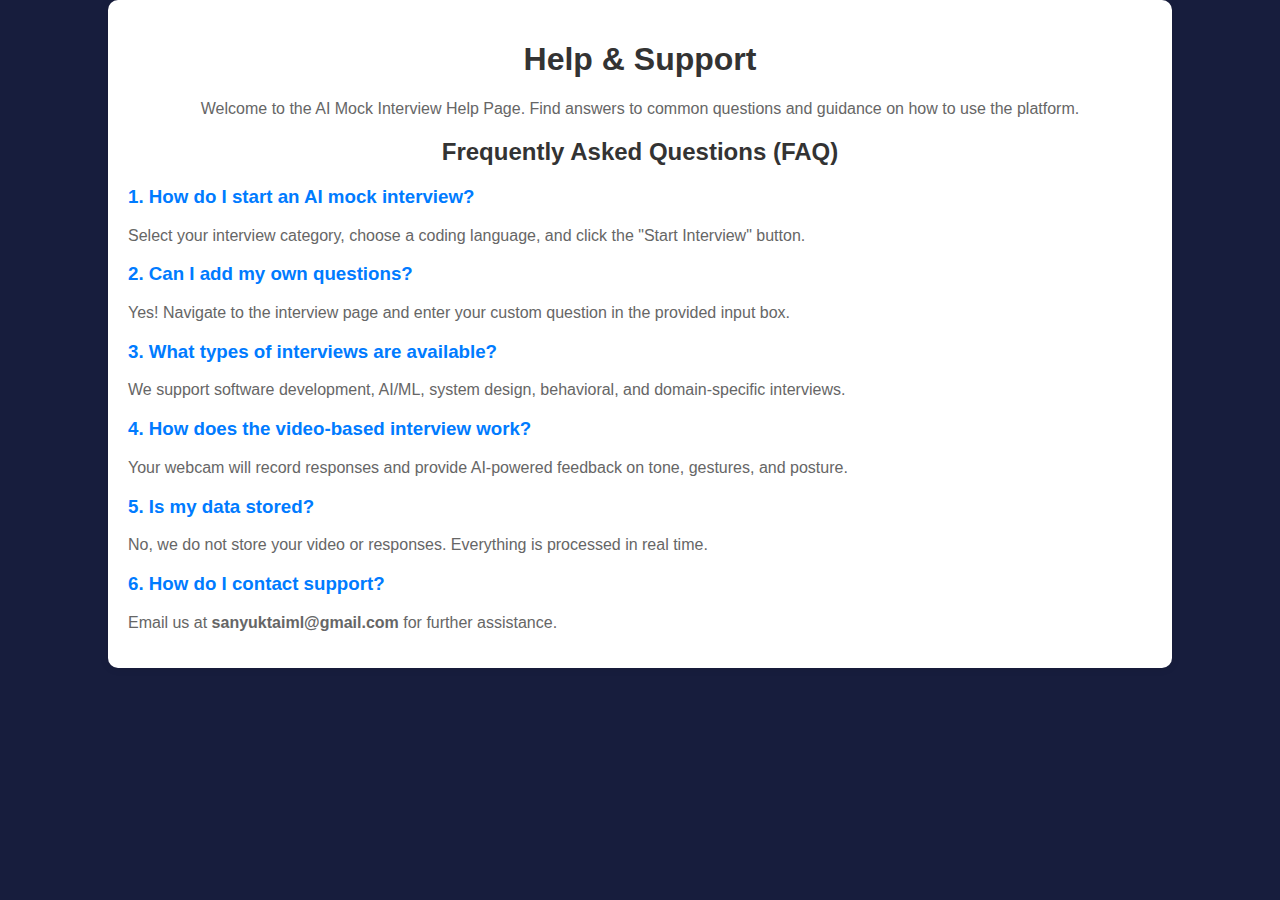
<file: help.html>
<!DOCTYPE html>
<html lang="en">
<head>
    <meta charset="UTF-8">
    <meta name="viewport" content="width=device-width, initial-scale=1.0">
    <title>Help - AI Mock Interview</title>
    <style>
        body {
            font-family: Arial, sans-serif;
            margin: 0;
            padding: 0;
            background-color: #171d3d;
            text-align: center;
        }
        .container {
            width: 80%;
            margin: auto;
            background: white;
            padding: 20px;
            border-radius: 10px;
            box-shadow: 0 0 10px rgba(0,0,0,0.1);
        }
        h1, h2 {
            color: #333;
        }
        p {
            font-size: 16px;
            color: #666;
        }
        .faq {
            text-align: left;
            margin-top: 20px;
        }
        .faq h3 {
            color: #007BFF;
        }
    </style>
</head>
<body>
    <div class="container">
        <h1>Help & Support</h1>
        <p>Welcome to the AI Mock Interview Help Page. Find answers to common questions and guidance on how to use the platform.</p>

        <h2>Frequently Asked Questions (FAQ)</h2>
        <div class="faq">
            <h3>1. How do I start an AI mock interview?</h3>
            <p>Select your interview category, choose a coding language, and click the "Start Interview" button.</p>

            <h3>2. Can I add my own questions?</h3>
            <p>Yes! Navigate to the interview page and enter your custom question in the provided input box.</p>

            <h3>3. What types of interviews are available?</h3>
            <p>We support software development, AI/ML, system design, behavioral, and domain-specific interviews.</p>

            <h3>4. How does the video-based interview work?</h3>
            <p>Your webcam will record responses and provide AI-powered feedback on tone, gestures, and posture.</p>

            <h3>5. Is my data stored?</h3>
            <p>No, we do not store your video or responses. Everything is processed in real time.</p>

            <h3>6. How do I contact support?</h3>
            <p>Email us at <strong>sanyuktaiml@gmail.com</strong> for further assistance.</p>
        </div>
    </div>
</body>
</html>
</file>
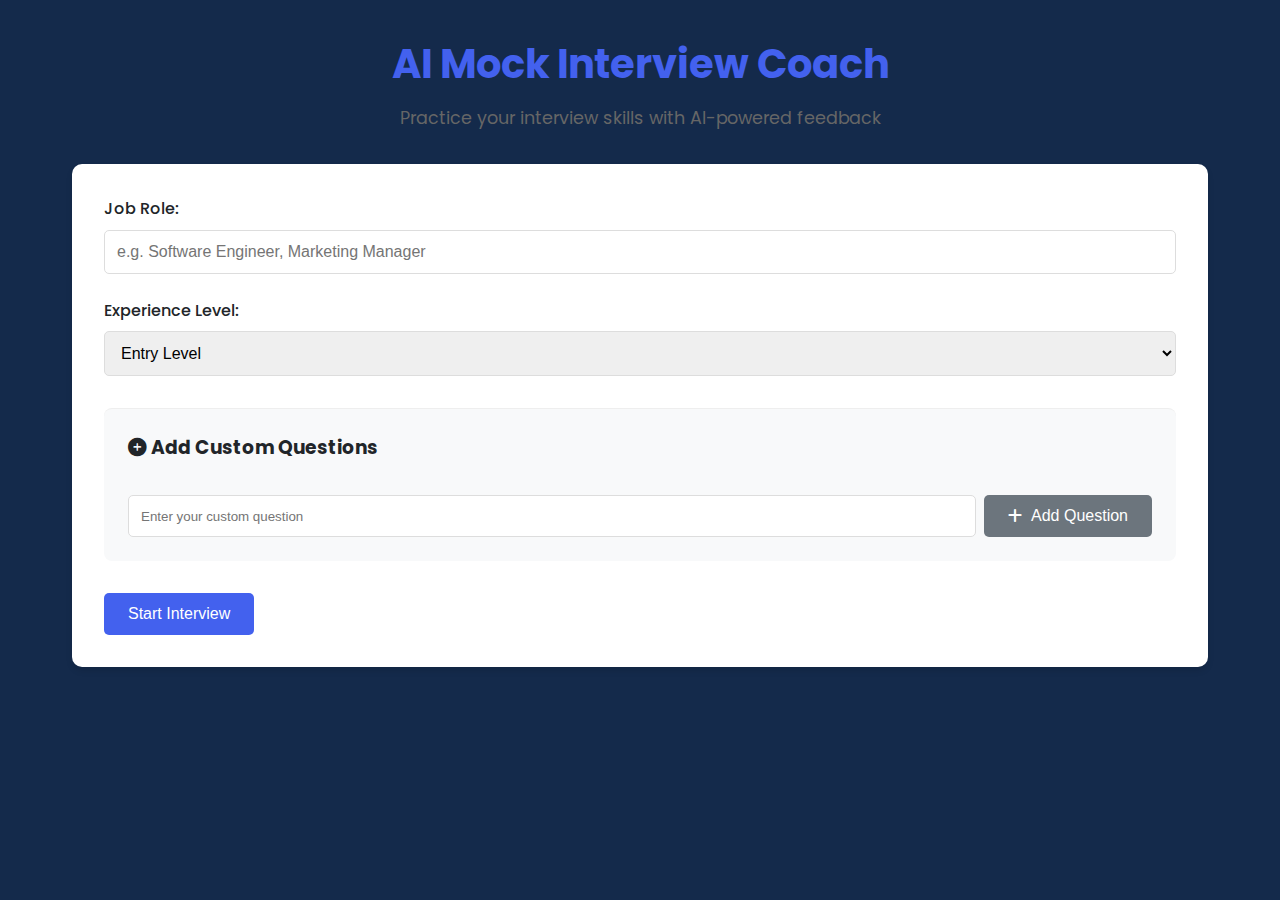
<file: index1.html>
<!DOCTYPE html>
<html lang="en">
<head>
    <meta charset="UTF-8">
    <meta name="viewport" content="width=device-width, initial-scale=1.0">
    <title>AI Mock Interview Coach</title>
    <link rel="stylesheet" href="styles1.css">
    <link href="https://fonts.googleapis.com/css2?family=Poppins:wght@300;400;500;600&display=swap" rel="stylesheet">
    <link rel="stylesheet" href="https://cdnjs.cloudflare.com/ajax/libs/font-awesome/6.0.0-beta3/css/all.min.css">
</head>
<body>
    <div class="container">
        <header>
            <h1>AI Mock Interview Coach</h1>
            <p>Practice your interview skills with AI-powered feedback</p>
        </header>

        <div class="setup-panel">
            <div class="form-group">
                <label for="job-role">Job Role:</label>
                <input type="text" id="job-role" placeholder="e.g. Software Engineer, Marketing Manager">
            </div>
            <div class="form-group">
                <label for="experience-level">Experience Level:</label>
                <select id="experience-level">
                    <option value="entry">Entry Level</option>
                    <option value="mid">Mid Career</option>
                    <option value="senior">Senior Level</option>
                    <option value="executive">Executive</option>
                </select>
            </div>
            
            <div class="custom-questions-section">
                <h3><i class="fas fa-plus-circle"></i> Add Custom Questions</h3>
                <div class="custom-questions-list" id="custom-questions-list"></div>
                <div class="add-question-form">
                    <input type="text" id="new-question" placeholder="Enter your custom question">
                    <button id="add-question" class="btn secondary-btn">
                        <i class="fas fa-plus"></i> Add Question
                    </button>
                </div>
            </div>
            
            <button id="start-interview" class="btn">Start Interview</button>
        </div>

        <div class="interview-panel hidden">
            <div class="question-container">
            
                <h2>Question <span id="question-number">1</span>/<span id="total-questions">5</span></h2>
                <div id="question-text" class="question-text"></div>
                <div class="timer">
                    <i class="fas fa-clock"></i>
                    <span id="time">01:00</span>
                </div>
            </div>

            <div class="video-container">
                <video id="video-preview" autoplay muted></video>
                <div id="recording-indicator" class="hidden">
                    <div class="recording-dot"></div>
                    <span>Recording</span>
                </div>
                <canvas id="pose-canvas" class="overlay"></canvas>
            </div>

            <div class="ai-feedback-panel">
                <h3><i class="fas fa-robot"></i> Real-Time Feedback</h3>
                <div id="real-time-feedback" class="feedback-bubbles">
                    <!-- Filled by JavaScript -->
                </div>
            </div>

            <div class="ai-answer-panel">
                <h3><i class="fas fa-lightbulb"></i> Sample Answer</h3>
                <div id="ai-answer" class="ai-answer-content hidden"></div>
                <button id="toggle-answer" class="btn secondary-btn">
                    <i class="fas fa-eye"></i> Show Answer
                </button>
            </div>

            <div class="controls">
                <button id="start-recording" class="btn record-btn">
                    <i class="fas fa-microphone"></i> Start Answer
                </button>
                <button id="stop-recording" class="btn stop-btn hidden">
                    <i class="fas fa-stop"></i> Stop
                </button>
                <button id="next-question" class="btn next-btn hidden">
                    Next Question <i class="fas fa-arrow-right"></i>
                </button>
            </div>
            
            <div class="question-feedback-panel hidden" id="question-feedback">
                <h3><i class="fas fa-chart-line"></i> Question Feedback</h3>
                <div class="feedback-content" id="per-question-feedback"></div>
            </div>
        </div>

        <div class="results-panel hidden">
            <h2>Your Interview Feedback</h2>
            <div class="feedback-container">
                <div class="feedback-section">
                    <h3><i class="fas fa-comment-alt"></i> Content Analysis</h3>
                    <div id="content-feedback" class="feedback-content"></div>
                </div>
                <div class="feedback-section">
                    <h3><i class="fas fa-video"></i> Delivery Analysis</h3>
                    <div id="delivery-feedback" class="feedback-content"></div>
                </div>
                <div class="feedback-section">
                    <h3><i class="fas fa-chart-bar"></i> Performance Metrics</h3>
                    <div class="metrics-grid">
                        <div class="metric">
                            <div class="metric-value" id="confidence-score">0%</div>
                            <div class="metric-label">Confidence</div>
                        </div>
                        <div class="metric">
                            <div class="metric-value" id="clarity-score">0%</div>
                            <div class="metric-label">Clarity</div>
                        </div>
                        <div class="metric">
                            <div class="metric-value" id="posture-score">0%</div>
                            <div class="metric-label">Posture</div>
                        </div>
                        <div class="metric">
                            <div class="metric-value" id="engagement-score">0%</div>
                            <div class="metric-label">Engagement</div>
                        </div>
                    </div>
                </div>
            </div>
            <button id="restart-interview" class="btn">Practice Again</button>
        </div>
    </div>

    <script src="script1.js"></script>
</body>
</html>
</file>
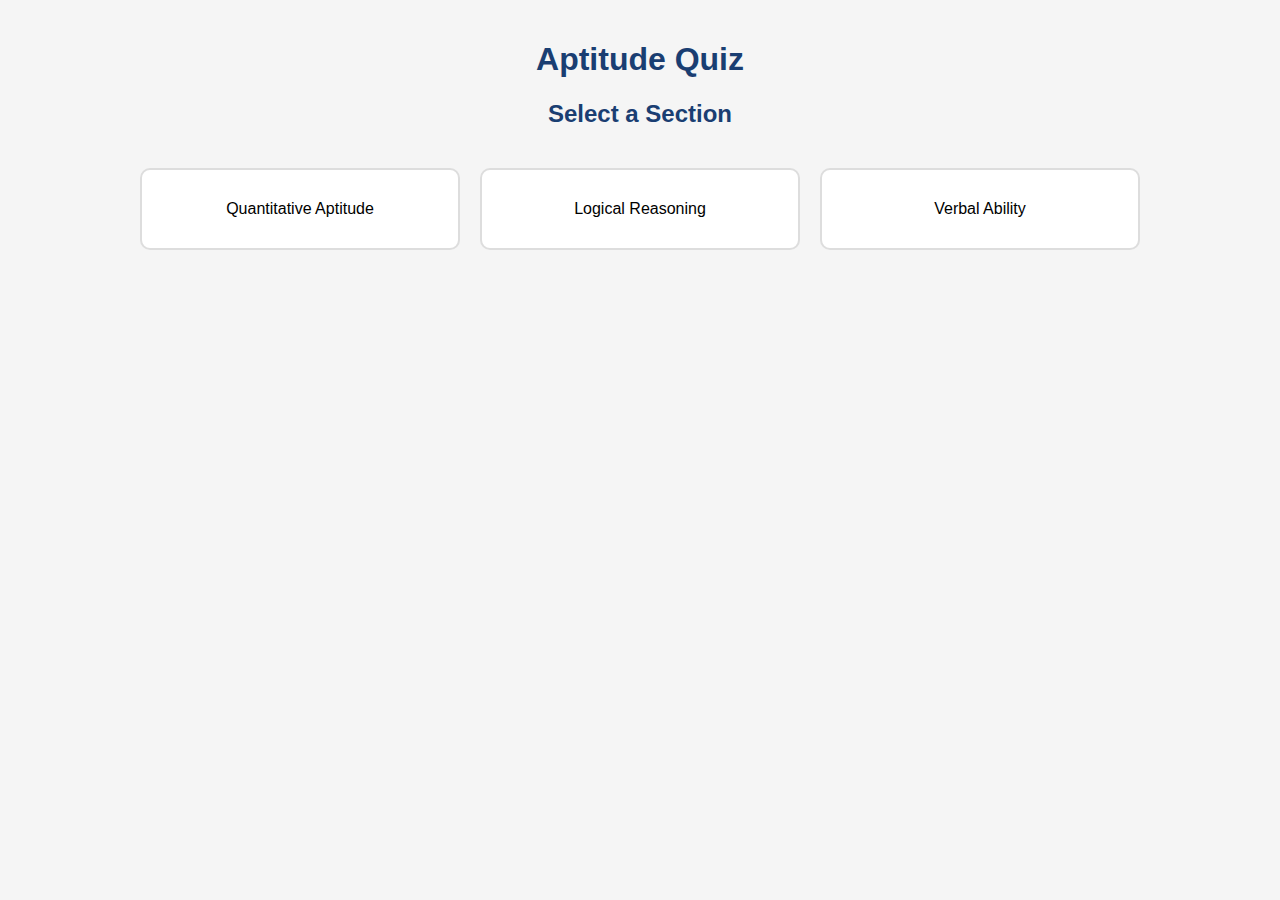
<file: index2.html>
<!DOCTYPE html>
<html lang="en">
<head>
<meta charset="UTF-8">
<meta name="viewport" content="width=device-width, initial-scale=1.0">
<title>Aptitude Quiz</title>
<style>
    :root {
        --primary-color: #1a3e72;
        --secondary-color: #0d2b57;
        --accent-color: #e74c3c;
        --light-color: #f5f5f5;
        --dark-color: #333;
        --success-color: #27ae60;
        --warning-color: #f39c12;
    }

    body {
        font-family: 'Segoe UI', Tahoma, Geneva, Verdana, sans-serif;
        background-color: var(--light-color);
        margin: 0;
        padding: 20px;
        max-width: 1000px;
        margin: 0 auto;
    }

    h1,h2 {
        text-align: center;
        color: var(--primary-color);
    }

    .section-selector {
        display: grid;
        grid-template-columns: repeat(auto-fit,minmax(200px,1fr));
        gap: 20px;
        margin: 40px 0;
    }

    .section-card {
        background: white;
        padding: 30px;
        border-radius: 10px;
        text-align: center;
        cursor: pointer;
        border: 2px solid #ddd;
        transition: 0.3s;
    }

    .section-card:hover, .section-card.selected {
        border-color: var(--primary-color);
        box-shadow: 0 5px 15px rgba(0,0,0,0.1);
    }

    .quiz-container {
        background: white;
        border-radius: 10px;
        padding: 30px;
        box-shadow: 0 5px 20px rgba(0,0,0,0.05);
        display: none;
    }

    .question-text {
        font-size: 20px;
        font-weight: bold;
        margin-bottom: 20px;
        color: var(--primary-color);
    }

    .options {
        display: flex;
        flex-direction: column;
        gap: 15px;
    }

    .option {
        padding: 15px;
        border-radius: 8px;
        border: 1px solid #ddd;
        cursor: pointer;
        transition: 0.3s;
        background-color: #f8f9fa;
    }

    .option:hover {
        border-color: var(--primary-color);
        background-color: #e6f0ff;
    }

    .option.selected {
        border-color: var(--primary-color);
        background-color: #d0e1ff;
    }

    .btn {
        padding: 15px 30px;
        border: none;
        border-radius: 8px;
        cursor: pointer;
        font-size: 16px;
        margin-top: 20px;
        transition: 0.3s;
    }

    .btn-primary {
        background-color: var(--primary-color);
        color: white;
    }

    .btn-primary:hover {
        background-color: var(--secondary-color);
    }

    .btn-danger {
        background-color: var(--accent-color);
        color: white;
    }

    .btn-success {
        background-color: var(--success-color);
        color: white;
    }

    .score-container {
        text-align: center;
        margin-top: 40px;
    }

    .hidden {
        display: none;
    }
</style>
</head>
<body>

<h1>Aptitude Quiz</h1>
<h2>Select a Section</h2>

<div class="section-selector">
    <div class="section-card" data-section="quantitative">Quantitative Aptitude</div>
    <div class="section-card" data-section="logical">Logical Reasoning</div>
    <div class="section-card" data-section="verbal">Verbal Ability</div>
</div>

<div class="quiz-container" id="quiz-container">
    <div class="question-text" id="question-text"></div>
    <div class="options" id="options-container"></div>
    <button class="btn btn-primary" id="next-btn">Next</button>
</div>

<div class="score-container hidden" id="score-container">
    <h2>Quiz Completed!</h2>
    <p id="score-text"></p>
    <button class="btn btn-success" id="restart-btn">Restart Quiz</button>
</div>

<script>
const quizData = {
    quantitative: [
        {q: "A train travels 60 km in 50 minutes. Find its speed in km/h.", options: ["72","70","75","80"], answer: "72"},
        {q: "If 5x + 3 = 18, find x.", options: ["3","5","2","4"], answer: "3"},
        {q: "A sum of money doubles in 4 years at simple interest. Find the rate of interest.", options: ["25%","20%","30%","15%"], answer: "25%"},
        {q: "The ratio of two numbers is 3:4 and their sum is 84. Find the numbers.", options: ["36,48","30,54","40,44","32,52"], answer: "36,48"},
        {q: "Find the average of first 20 natural numbers.", options: ["10.5","11","10","12"], answer: "10.5"},
        {q: "A shopkeeper sells an article at 20% profit for ₹240. Find the cost price.", options: ["200","210","220","190"], answer: "200"},
        {q: "If a+b=12 and ab=35, find a^2+b^2.", options: ["94","100","144","129"], answer: "94"},
        {q: "A can do a work in 12 days and B in 16 days. How long will they take together?", options: ["6.8 days","7 days","7.2 days","8 days"], answer: "6.8 days"},
        {q: "The compound interest on ₹5000 at 10% p.a. for 2 years is?", options: ["1025","1100","1050","1010"], answer: "1025"},
        {q: "A bag contains 5 red, 3 blue, 2 green balls. Probability of picking a red?", options: ["0.5","0.3","0.4","0.6"], answer: "0.5"},
        {q: "3/4 of a number is 27. Find the number.", options: ["36","32","30","28"], answer: "36"},
        {q: "A sum of ₹10000 is invested at 5% simple interest for 3 years. Interest?", options: ["1500","1200","1300","1400"], answer: "1500"},
        {q: "If 15% of a number is 45, find the number.", options: ["300","350","250","200"], answer: "300"},
        {q: "The sum of angles of a triangle is?", options: ["180°","90°","360°","270°"], answer: "180°"},
        {q: "Time taken to fill a tank is 6 hours. If two taps fill together, time?", options: ["3 hours","4 hours","2.5 hours","3.5 hours"], answer: "3 hours"},
        {q: "Profit = Selling Price - Cost Price. If SP=₹500, CP=₹400?", options: ["100","90","120","80"], answer: "100"},
        {q: "Simple Interest = P*R*T/100. Find SI for ₹2000, 10%, 2 years.", options: ["400","350","500","300"], answer: "400"},
        {q: "A student scored 40,50,60. Average?", options: ["50","45","55","60"], answer: "50"},
        {q: "Speed=Distance/Time. Distance=120 km, Time=2 hours?", options: ["60 km/h","50","55","70"], answer: "60 km/h"},
        {q: "2/3 of a number = 24. Find the number.", options: ["36","32","30","28"], answer: "36"}
    ],
    logical: [
        {q: "If A is north of B and C is east of B, direction of C from A?", options: ["Southeast","Northeast","Northwest","Southwest"], answer: "Southeast"},
        {q: "Find the next number in series: 2,6,12,20,30,...", options: ["42","40","38","36"], answer: "42"},
        {q: "A man faces East, turns right twice, final direction?", options: ["West","East","North","South"], answer: "West"},
        {q: "John's mother is Susan, Susan's father is Mike. Relation of Mike to John?", options: ["Grandfather","Uncle","Father","Brother"], answer: "Grandfather"},
        {q: "Find the odd one: 2,3,5,7,9,11", options: ["3","5","9","7"], answer: "9"},
        {q: "Complete the series: A, C, F, J, O,...", options: ["U","T","P","V"], answer: "U"},
        {q: "If 'CAT' is coded as 'DBU', 'DOG' as?", options: ["EPH","DOH","DPH","EQI"], answer: "EPH"},
        {q: "Find missing number: 5,10,20,40,...", options: ["80","75","100","60"], answer: "80"},
        {q: "All roses are flowers. Some flowers fade quickly. Conclusion?", options: ["Some roses fade","All flowers fade","No conclusion","All roses fade"], answer: "No conclusion"},
        {q: "If 2 pencils + 3 erasers = 23, 1 pencil + 1 eraser = ?", options: ["7","8","9","6"], answer: "7"},
        {q: "Choose the next figure in pattern: △, □, △, □,...", options: ["△","□","○","◇"], answer: "△"},
        {q: "A is older than B but younger than C. B is older than D. Who is youngest?", options: ["D","B","A","C"], answer: "D"},
        {q: "Pointing to a man, she says: 'His son is my brother.' Relation?", options: ["Father","Uncle","Brother","Grandfather"], answer: "Father"},
        {q: "Select odd one: 101, 103, 107, 110, 109", options: ["103","107","110","101"], answer: "110"},
        {q: "Find missing letter: A,B,D,G,...", options: ["K","H","I","J"], answer: "K"}
    ],
    verbal: [
        {q: "Choose synonym of 'Abundant'", options: ["Plentiful","Scarce","Rare","Tiny"], answer: "Plentiful"},
        {q: "Choose antonym of 'Hostile'", options: ["Friendly","Aggressive","Cruel","Harsh"], answer: "Friendly"},
        {q: "Correct sentence: He ___ to school daily.", options: ["go","goes","going","gone"], answer: "goes"},
        {q: "Fill in: She is fond ___ chocolate.", options: ["of","for","on","with"], answer: "of"},
        {q: "Choose synonym of 'Quick'", options: ["Fast","Slow","Late","Lazy"], answer: "Fast"},
        {q: "Choose antonym of 'Difficult'", options: ["Easy","Hard","Tough","Complex"], answer: "Easy"},
        {q: "Correct sentence: They ___ playing football.", options: ["is","are","am","was"], answer: "are"},
        {q: "Fill in: He succeeded ___ hard work.", options: ["by","in","with","on"], answer: "by"},
        {q: "Synonym of 'Brave'", options: ["Courageous","Cowardly","Weak","Timid"], answer: "Courageous"},
        {q: "Antonym of 'Generous'", options: ["Stingy","Kind","Charitable","Friendly"], answer: "Stingy"},
        {q: "Fill in: She is good ___ painting.", options: ["at","in","on","with"], answer: "at"},
        {q: "Correct: I ___ a book now.", options: ["read","reads","am reading","reading"], answer: "am reading"},
        {q: "Choose synonym of 'Happy'", options: ["Joyful","Sad","Angry","Upset"], answer: "Joyful"},
        {q: "Choose antonym of 'Victory'", options: ["Defeat","Success","Win","Triumph"], answer: "Defeat"},
        {q: "Fill in: I am proud ___ my work.", options: ["of","for","on","with"], answer: "of"}
    ]
};

let currentSection = null;
let currentQuestionIndex = 0;
let score = 0;

const sectionCards = document.querySelectorAll(".section-card");
const quizContainer = document.getElementById("quiz-container");
const questionText = document.getElementById("question-text");
const optionsContainer = document.getElementById("options-container");
const nextBtn = document.getElementById("next-btn");
const scoreContainer = document.getElementById("score-container");
const scoreText = document.getElementById("score-text");
const restartBtn = document.getElementById("restart-btn");

// Section selection
sectionCards.forEach(card => {
    card.addEventListener("click", () => {
        sectionCards.forEach(c => c.classList.remove("selected"));
        card.classList.add("selected");
        currentSection = card.getAttribute("data-section");
        currentQuestionIndex = 0;
        score = 0;
        sectionCards.forEach(c => c.style.display = "none");
        quizContainer.style.display = "block";
        showQuestion();
    });
});

function showQuestion() {
    const questionObj = quizData[currentSection][currentQuestionIndex];
    questionText.textContent = `Q${currentQuestionIndex + 1}. ${questionObj.q}`;
    optionsContainer.innerHTML = "";
    questionObj.options.forEach(option => {
        const div = document.createElement("div");
        div.classList.add("option");
        div.textContent = option;
        div.addEventListener("click", () => {
            document.querySelectorAll(".option").forEach(o => o.classList.remove("selected"));
            div.classList.add("selected");
        });
        optionsContainer.appendChild(div);
    });
}

nextBtn.addEventListener("click", () => {
    const selected = document.querySelector(".option.selected");
    if (!selected) {
        alert("Please select an option!");
        return;
    }
    const questionObj = quizData[currentSection][currentQuestionIndex];
    if (selected.textContent === questionObj.answer) score++;
    currentQuestionIndex++;
    if (currentQuestionIndex >= quizData[currentSection].length) {
        quizContainer.style.display = "none";
        scoreContainer.style.display = "block";
        scoreText.textContent = `You scored ${score} out of ${quizData[currentSection].length} (${((score/quizData[currentSection].length)*100).toFixed(1)}%)`;
    } else {
        showQuestion();
    }
});

restartBtn.addEventListener("click", () => {
    scoreContainer.style.display = "none";
    sectionCards.forEach(c => c.style.display = "block");
    sectionCards.forEach(c => c.classList.remove("selected"));
});
</script>
</body>
</html>
</file>
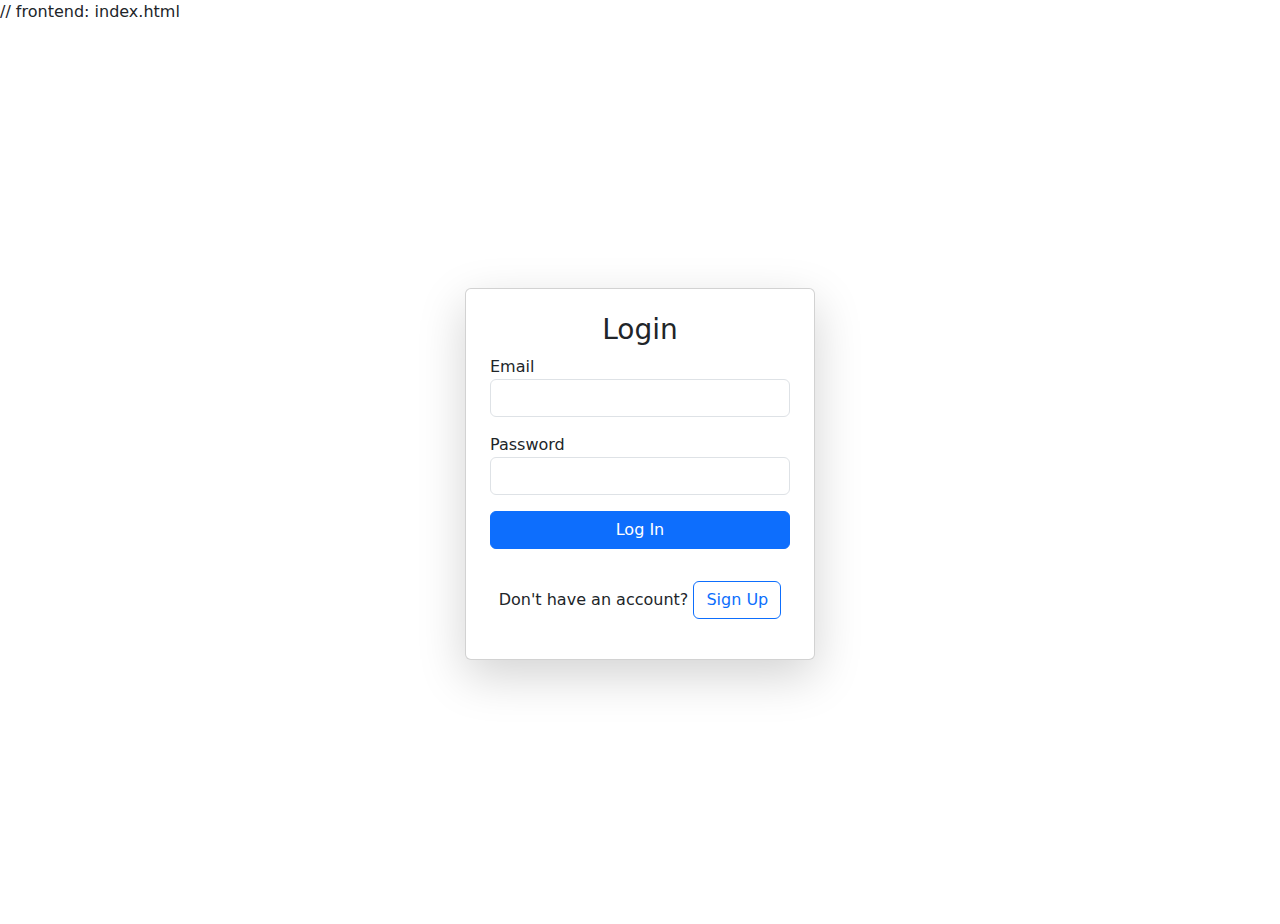
<file: login.html>
// frontend: index.html
<!DOCTYPE html>
<html lang="en">
<head>
    <meta charset="UTF-8">
    <meta name="viewport" content="width=device-width, initial-scale=1.0">
    <title>Login Page</title>
    <link rel="stylesheet" href="https://cdn.jsdelivr.net/npm/bootstrap@5.3.0/dist/css/bootstrap.min.css">
</head>
<body>
    <div class="container d-flex justify-content-center align-items-center" style="height: 100vh;">
        <div class="card p-4 shadow-lg" style="width: 350px;">
            <h3 class="text-center">Login</h3>
            <form id="loginForm">
                <div class="mb-3">
                    <label>Email</label>
                    <input type="email" id="email" class="form-control" required>
                </div>
                <div class="mb-3">
                    <label>Password</label>
                    <input type="password" id="password" class="form-control" required>
                </div>
                <button type="submit" class="btn btn-primary w-100">Log In</button>
            </form>
            <p class="text-center mt-3">
                Don't have an account?
                <button onclick="redirectToSignup()" class="btn btn-outline-primary">Sign Up</button>
            </p>
            
            <script>
                function redirectToSignup() {
                    window.location.href = "signup.html";
                }
            </script>
                        
        </div>
    </div>
    <script>
        document.getElementById("loginForm").addEventListener("submit", async (e) => {
            e.preventDefault();
            const email = document.getElementById("email").value;
            const password = document.getElementById("password").value;
            
            const res = await fetch("http://localhost:5000/login", {
                method: "POST",
                headers: { "Content-Type": "application/json" },
                body: JSON.stringify({ email, password })
            });
            
            const data = await res.json();
            alert(data.message);
        });
        
    </script>
</body>
</html>
<!-- backend: server.js
const express = require("express");
const mongoose = require("mongoose");
const cors = require("cors");
const bcrypt = require("bcrypt");
const app = express();
const PORT = 5000;

app.use(express.json());
app.use(cors());

mongoose.connect("mongodb://localhost:27017/loginDB", {
    useNewUrlParser: true,
    useUnifiedTopology: true,
});

const UserSchema = new mongoose.Schema({
    email: String,
    password: String,
});
const User = mongoose.model("User", UserSchema);

app.post("/login", async (req, res) => {
    const { email, password } = req.body;
    const user = await User.findOne({ email });
    if (user && await bcrypt.compare(password, user.password)) {
        res.json({ message: "Login successful" });
    } else {
        res.status(400).json({ message: "Invalid credentials" });
    }
});

app.listen(PORT, () => console.log(`Server running on port ${PORT}`));
-->
</file>
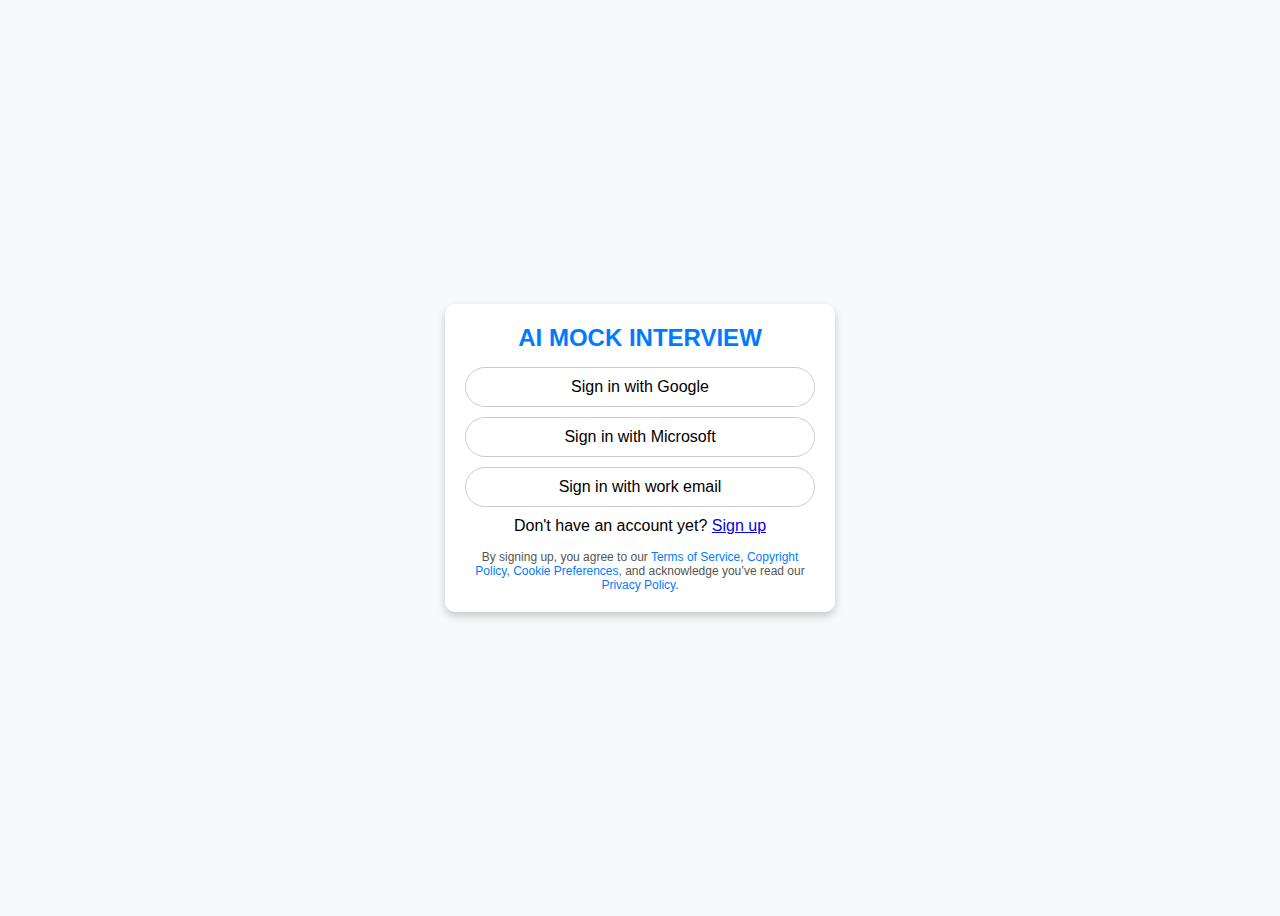
<file: login1.html>
<!DOCTYPE html>
<html lang="en">
<head>
    <meta charset="UTF-8">
    <meta name="viewport" content="width=device-width, initial-scale=1.0">
    <title>Yoodli Login</title>
    <style>
        body {
            font-family: Arial, sans-serif;
            display: flex;
            justify-content: center;
            align-items: center;
            height: 100vh;
            background-color: #f8f9fa;
        }
        .container {
            text-align: center;
            background: white;
            padding: 20px;
            border-radius: 10px;
            box-shadow: 0 4px 8px rgba(0, 0, 0, 0.2);
            width: 350px;
        }
        .logo {
            font-size: 24px;
            font-weight: bold;
            color: #007bff;
            margin-bottom: 15px;
        }
        .error-message {
            color: red;
            margin-bottom: 15px;
        }
        .btn {
            display: block;
            width: 100%;
            padding: 10px;
            margin: 10px 0;
            border-radius: 20px;
            border: none;
            font-size: 16px;
            cursor: pointer;
        }
        .google { background-color: #fff; border: 1px solid #ccc; }
        .microsoft { background-color: #fff; border: 1px solid #ccc; }
        .email { background-color: #fff; border: 1px solid #ccc; }
        .signup {
            margin-top: 10px;
        }
        .terms {
            font-size: 12px;
            color: #555;
            margin-top: 15px;
        }
        .terms a {
            color: #007bff;
            text-decoration: none;
        }
    </style>
</head>
<body>
    <div class="container">
        <div class="logo">AI MOCK INTERVIEW</div>
        <button class="btn google">Sign in with Google</button>
        <button class="btn microsoft">Sign in with Microsoft</button>
        <button class="btn email">Sign in with work email</button>
        <div class="signup">Don't have an account yet? <a href="#">Sign up</a></div>
        <div class="terms">
            By signing up, you agree to our <a href="#">Terms of Service</a>, <a href="#">Copyright Policy</a>, 
            <a href="#">Cookie Preferences</a>, and acknowledge you’ve read our <a href="#">Privacy Policy</a>.
        </div>
    </div>
</body>
</html>
</file>
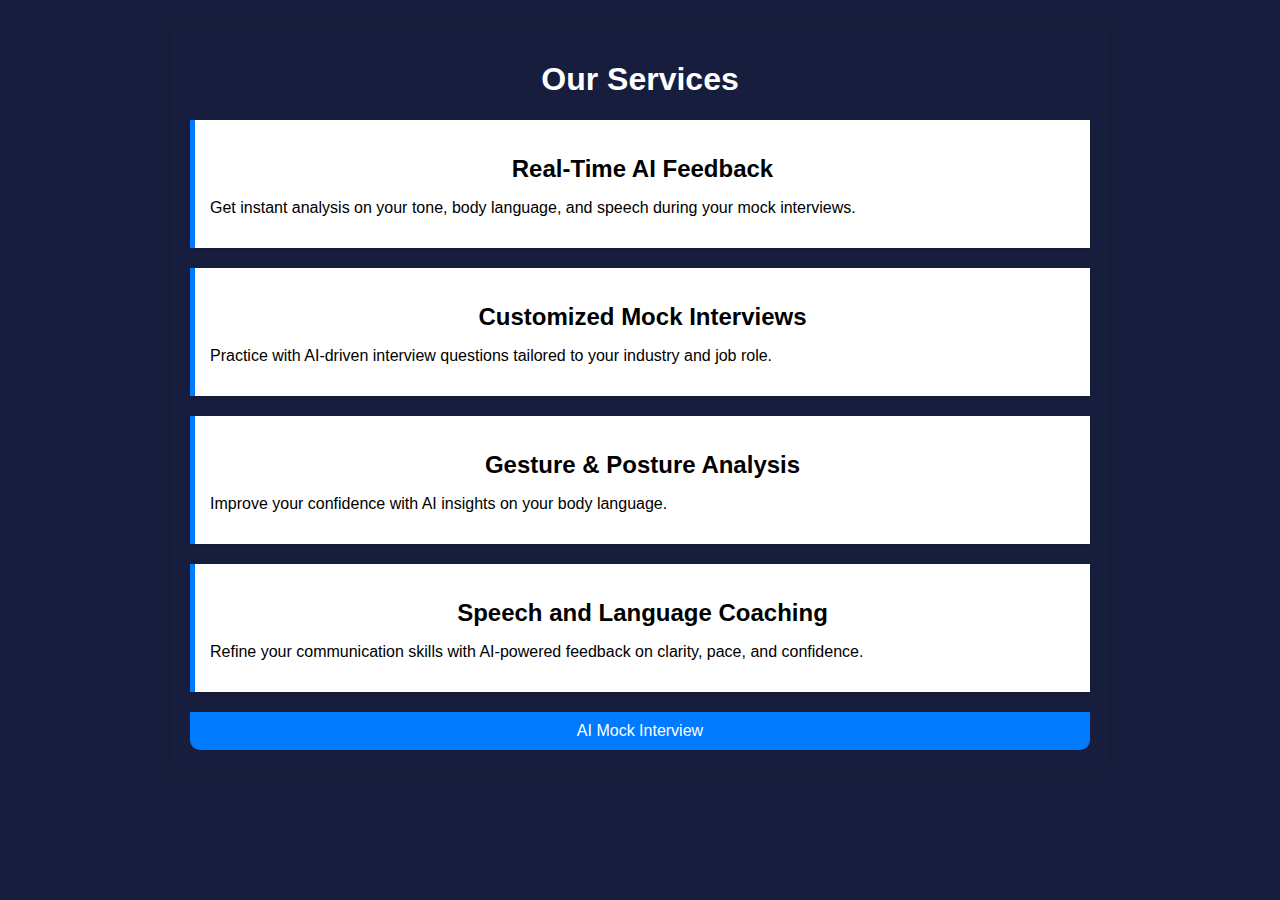
<file: service.html>
<!DOCTYPE html>
<html lang="en">
<head>
    <meta charset="UTF-8">
    <meta name="viewport" content="width=device-width, initial-scale=1.0">
    <title>AI Mock Interview - Services</title>
    <style>
        body {
            font-family: Arial, sans-serif;
            margin: 0;
            padding: 0;
            background-color: #171d3d;
        }
        .container {
            max-width: 900px;
            margin: 20px auto;
            padding: 20px;
            background: #171d3d;
            box-shadow: 0px 0px 10px rgba(0, 0, 0, 0.1);
            border-radius: 10px;
        }
        h1{
            color: #ffffff;
            text-align: center;
        }
        
        h2 {
            color: #000000;
            text-align: center;
        }
        .service {
            margin: 20px 0;
            padding: 15px;
            background: #fff;
            border-left: 5px solid #007BFF;
            box-shadow: 0 2px 5px rgba(0, 0, 0, 0.1);
        }
        .service h2 {
            margin-bottom: 10px;
        }
        .footer {
            text-align: center;
            margin-top: 20px;
            padding: 10px;
            background: #007BFF;
            color: white;
            border-radius: 0 0 10px 10px;
        }
    </style>
</head>
<body>
    <div class="container">
        <h1>Our Services</h1>
        
        <div class="service">
            <h2>Real-Time AI Feedback</h2>
            <p>Get instant analysis on your tone, body language, and speech during your mock interviews.</p>
        </div>
        
        <div class="service">
            <h2>Customized Mock Interviews</h2>
            <p>Practice with AI-driven interview questions tailored to your industry and job role.</p>
        </div>
        
        <div class="service">
            <h2>Gesture & Posture Analysis</h2>
            <p>Improve your confidence with AI insights on your body language.</p>
        </div>
        
        <div class="service">
            <h2>Speech and Language Coaching</h2>
            <p>Refine your communication skills with AI-powered feedback on clarity, pace, and confidence.</p>
        </div>
        
        <div class="footer">
             AI Mock Interview
        </div>
    </div>
</body>
</html>
</file>
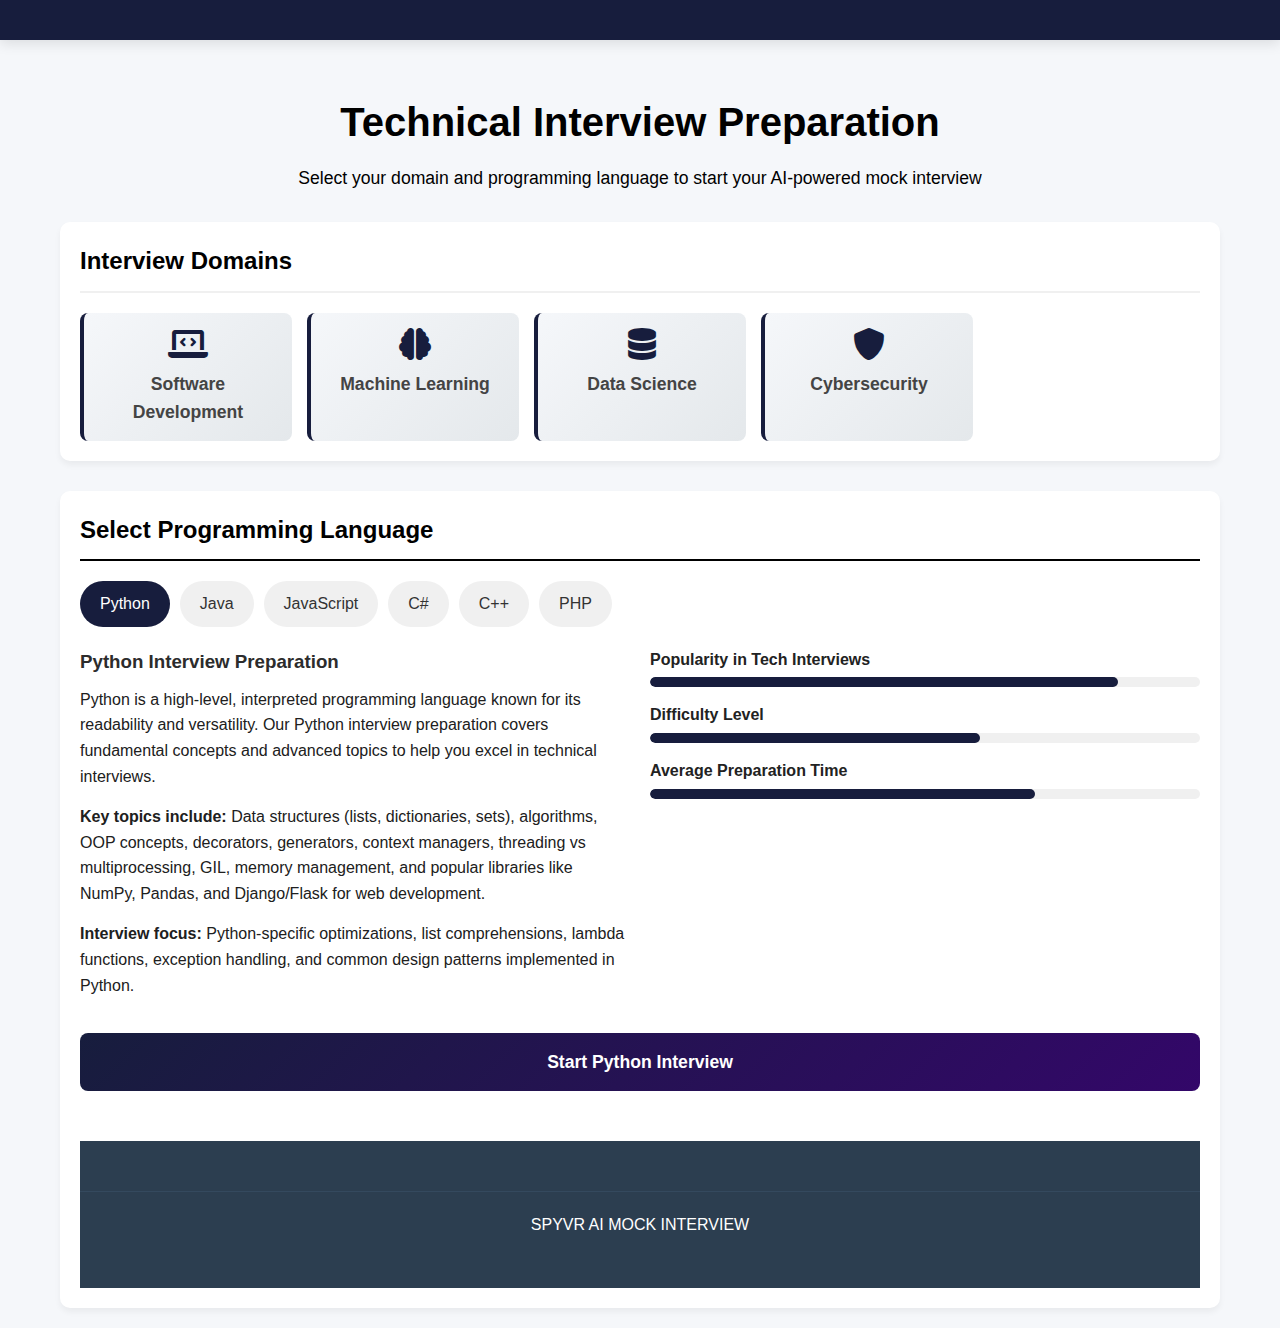
<file: technical.html>
<!DOCTYPE html>
<html lang="en">
<head>
    <meta charset="UTF-8">
    <meta name="viewport" content="width=device-width, initial-scale=1.0">
    <title>AI Mock Interview - Technical</title>
    <style>
        /* Global Styles */
        * {
            margin: 0;
            padding: 0;
            box-sizing: border-box;
            font-family: 'Segoe UI', Tahoma, Geneva, Verdana, sans-serif;
        }

        body {
            background-color: #f5f7fa;
            color: #333;
            line-height: 1.6;
        }

        .container {
            max-width: 1200px;
            margin: 0 auto;
            padding: 20px;
        }

        /* Header Styles */
        header {
            background-color: #171d3d;
            color: white;
            padding: 20px 0;
            box-shadow: 0 4px 12px rgba(0, 0, 0, 0.1);
        }

        .header-content {
            display: flex;
            justify-content: space-between;
            align-items: center;
        }

        .logo {
            font-size: 24px;
            font-weight: 700;
        }

        .logo span {
            color: #ffdd59;
        }

        nav ul {
            display: flex;
            list-style: none;
        }

        nav ul li {
            margin-left: 20px;
        }

        nav ul li a {
            color: white;
            text-decoration: none;
            font-weight: 500;
            transition: all 0.3s ease;
        }

        nav ul li a:hover {
            color: #ffdd59;
        }

        /* Main Content Styles */
        .page-title {
            text-align: center;
            margin: 30px 0;
            color: #000000;
        }

        .page-title h1 {
            font-size: 2.5rem;
            margin-bottom: 10px;
        }

        .page-title p {
            color: #000000;
            font-size: 1.1rem;
        }

        /* Domain Navigation */
        .domain-nav {
            background: white;
            border-radius: 10px;
            padding: 20px;
            margin-bottom: 30px;
            box-shadow: 0 4px 6px rgba(0, 0, 0, 0.05);
        }

        .domain-nav h2 {
            margin-bottom: 20px;
            color: #000000;
            font-size: 1.5rem;
            border-bottom: 2px solid #f0f0f0;
            padding-bottom: 10px;
        }

        .domain-grid {
            display: grid;
            grid-template-columns: repeat(auto-fill, minmax(200px, 1fr));
            gap: 15px;
        }

        .domain-card {
            background: linear-gradient(135deg, #f5f7fa, #e4e8eb);
            border-radius: 8px;
            padding: 15px;
            text-align: center;
            transition: all 0.3s ease;
            cursor: pointer;
            border-left: 4px solid #171d3d;
        }

        .domain-card:hover {
            transform: translateY(-5px);
            box-shadow: 0 10px 20px rgba(0, 0, 0, 0.1);
            background: linear-gradient(135deg, #e4e8eb, #d5d9dc);
        }

        .domain-card i {
            font-size: 2rem;
            color: #171d3d;
            margin-bottom: 10px;
        }

        .domain-card h3 {
            font-size: 1.1rem;
            color: #444;
        }

        /* Coding Languages Section */
        .languages-section {
            background: white;
            border-radius: 10px;
            padding: 20px;
            box-shadow: 0 4px 6px rgba(0, 0, 0, 0.05);
        }

        .languages-section h2 {
            margin-bottom: 20px;
            color: #000000;
            font-size: 1.5rem;
            border-bottom: 2px solid #000000;
            padding-bottom: 10px;
        }

        .language-tabs {
            display: flex;
            flex-wrap: wrap;
            gap: 10px;
            margin-bottom: 20px;
        }

        .language-tab {
            padding: 10px 20px;
            background: #f0f0f0;
            border-radius: 30px;
            cursor: pointer;
            transition: all 0.3s ease;
            font-weight: 500;
        }

        .language-tab:hover {
            background: #e0e0e0;
        }

        .language-tab.active {
            background: #171d3d;
            color: white;
        }

        .language-content {
            display: none;
        }

        .language-content.active {
            display: block;
        }

        .language-info {
            display: flex;
            gap: 20px;
            margin-top: 20px;
        }

        .language-description {
            flex: 1;
        }

        .language-description h3 {
            margin-bottom: 10px;
            color: #2c2c2c;
        }

        .language-description p {
            color: #202020;
            margin-bottom: 15px;
        }

        .language-stats {
            flex: 1;
        }

        .stat-item {
            margin-bottom: 15px;
        }

        .stat-item h4 {
            margin-bottom: 5px;
            color: #222222;
        }

        .stat-bar {
            height: 10px;
            background: #f0f0f0;
            border-radius: 5px;
            overflow: hidden;
        }

        .stat-progress {
            height: 100%;
            background: #171d3d;
            border-radius: 5px;
        }

        .start-interview-btn {
            display: block;
            width: 100%;
            padding: 15px;
            background: linear-gradient(135deg, #171d3d, #330769);
            color: white;
            border: none;
            border-radius: 8px;
            font-size: 1.1rem;
            font-weight: 600;
            cursor: pointer;
            transition: all 0.3s ease;
            margin-top: 20px;
            text-align: center;
            text-decoration: none;
        }

        .start-interview-btn:hover {
            transform: translateY(-2px);
            box-shadow: 0 5px 15px rgba(110, 142, 251, 0.4);
        }

        /* Interview Modal Styles */
        .interview-modal {
            display: none;
            position: fixed;
            top: 0;
            left: 0;
            width: 100%;
            height: 100%;
            background-color: rgba(0, 0, 0, 0.8);
            z-index: 1000;
            justify-content: center;
            align-items: center;
        }

        .interview-container {
            background: white;
            border-radius: 10px;
            width: 90%;
            max-width: 900px;
            max-height: 90vh;
            overflow-y: auto;
            padding: 20px;
            position: relative;
        }

        .close-modal {
            position: absolute;
            top: 15px;
            right: 15px;
            font-size: 1.5rem;
            cursor: pointer;
            color: #666;
        }

        .interview-header {
            text-align: center;
            margin-bottom: 20px;
        }

        .video-container {
            background: #000;
            border-radius: 8px;
            margin-bottom: 20px;
            position: relative;
            padding-top: 56.25%; /* 16:9 Aspect Ratio */
        }

        #interview-video {
            position: absolute;
            top: 0;
            left: 0;
            width: 100%;
            height: 100%;
            border-radius: 8px;
        }

        .video-controls {
            display: flex;
            justify-content: center;
            gap: 15px;
            margin-bottom: 20px;
        }

        .control-btn {
            padding: 10px 20px;
            background: #6e8efb;
            color: white;
            border: none;
            border-radius: 5px;
            cursor: pointer;
            font-weight: 500;
            transition: all 0.3s ease;
        }

        .control-btn:hover {
            background: #5a7df4;
        }

        .control-btn.stop {
            background: #e74c3c;
        }

        .control-btn.stop:hover {
            background: #c0392b;
        }

        .question-section {
            background: #f8f9fa;
            border-radius: 8px;
            padding: 20px;
            margin-bottom: 20px;
        }

        .question-section h3 {
            margin-bottom: 15px;
            color: #444;
        }

        .timer {
            text-align: center;
            font-size: 1.2rem;
            margin-bottom: 15px;
            color: #666;
        }

        .feedback-section {
            display: none;
            background: #f8f9fa;
            border-radius: 8px;
            padding: 20px;
            margin-top: 20px;
        }

        .feedback-section h3 {
            margin-bottom: 15px;
            color: #444;
        }

        .feedback-categories {
            display: flex;
            flex-wrap: wrap;
            gap: 15px;
            margin-bottom: 20px;
        }

        .feedback-category {
            flex: 1;
            min-width: 200px;
            background: white;
            border-radius: 8px;
            padding: 15px;
            box-shadow: 0 2px 5px rgba(0, 0, 0, 0.1);
        }

        .feedback-category h4 {
            margin-bottom: 10px;
            color: #555;
        }

        .progress-circle {
            width: 80px;
            height: 80px;
            margin: 0 auto 10px;
            position: relative;
        }

        .progress-circle svg {
            width: 100%;
            height: 100%;
        }

        .progress-circle circle {
            fill: none;
            stroke: #f0f0f0;
            stroke-width: 8;
        }

        .progress-circle .progress {
            stroke: #6e8efb;
            stroke-linecap: round;
            transform: rotate(-90deg);
            transform-origin: 50% 50%;
            transition: stroke-dashoffset 0.5s ease;
        }

        .progress-circle .progress.good {
            stroke: #2ecc71;
        }

        .progress-circle .progress.average {
            stroke: #f39c12;
        }

        .progress-circle .progress.poor {
            stroke: #e74c3c;
        }

        .progress-circle .percentage {
            position: absolute;
            top: 50%;
            left: 50%;
            transform: translate(-50%, -50%);
            font-size: 1.2rem;
            font-weight: bold;
        }

        .feedback-details {
            margin-top: 20px;
        }

        .feedback-details h4 {
            margin-bottom: 10px;
            color: #555;
        }

        .detail-item {
            margin-bottom: 15px;
            background: white;
            border-radius: 8px;
            padding: 15px;
            box-shadow: 0 2px 5px rgba(0, 0, 0, 0.05);
        }

        .detail-item h5 {
            margin-bottom: 8px;
            color: #444;
        }

        .detail-item p {
            color: #666;
            margin-bottom: 5px;
        }

        .correct-answer {
            background-color: #e8f5e9;
            border-left: 4px solid #2ecc71;
            padding: 10px;
            margin-top: 10px;
        }

        .filler-words {
            background-color: #fff8e1;
            border-left: 4px solid #f39c12;
            padding: 10px;
            margin-top: 10px;
        }

        .grammar-errors {
            background-color: #ffebee;
            border-left: 4px solid #e74c3c;
            padding: 10px;
            margin-top: 10px;
        }

        .suggestions {
            margin-top: 20px;
        }

        .suggestions h4 {
            margin-bottom: 10px;
            color: #555;
        }

        .suggestions ul {
            padding-left: 20px;
        }

        .suggestions li {
            margin-bottom: 8px;
        }

        /* Footer Styles */
        footer {
            background: #2c3e50;
            color: white;
            padding: 30px 0;
            margin-top: 50px;
        }

        .footer-content {
            display: flex;
            justify-content: space-between;
            flex-wrap: wrap;
        }

        .footer-section {
            flex: 1;
            min-width: 250px;
            margin-bottom: 20px;
        }

        .footer-section h3 {
            margin-bottom: 15px;
            font-size: 1.2rem;
        }

        .footer-section ul {
            list-style: none;
        }

        .footer-section ul li {
            margin-bottom: 10px;
        }

        .footer-section ul li a {
            color: #ecf0f1;
            text-decoration: none;
            transition: all 0.3s ease;
        }

        .footer-section ul li a:hover {
            color: #6e8efb;
        }

        .copyright {
            text-align: center;
            padding-top: 20px;
            border-top: 1px solid #34495e;
            margin-top: 20px;
        }

        /* Responsive Styles */
        @media (max-width: 768px) {
            .header-content {
                flex-direction: column;
                text-align: center;
            }

            nav ul {
                margin-top: 15px;
                justify-content: center;
            }

            .language-info {
                flex-direction: column;
            }

            .domain-grid {
                grid-template-columns: repeat(auto-fill, minmax(150px, 1fr));
            }

            .feedback-categories {
                flex-direction: column;
            }
        }
    </style>
    <link rel="stylesheet" href="https://cdnjs.cloudflare.com/ajax/libs/font-awesome/6.0.0-beta3/css/all.min.css">
</head>
<body>
    <header>
      
    </header>

    <main class="container">
        <div class="page-title">
            <h1>Technical Interview Preparation</h1>
            <p>Select your domain and programming language to start your AI-powered mock interview</p>
        </div>

        <div class="domain-nav">
            <h2>Interview Domains</h2>
            <div class="domain-grid">
                <div class="domain-card" data-domain="software-development">
                    <i class="fas fa-laptop-code"></i>
                    <h3>Software Development</h3>
                </div>
                <div class="domain-card" data-domain="machine-learning">
                    <i class="fas fa-brain"></i>
                    <h3>Machine Learning</h3>
                </div>
                <div class="domain-card" data-domain="data-science">
                    <i class="fas fa-database"></i>
                    <h3>Data Science</h3>
                </div>
                <div class="domain-card" data-domain="cybersecurity">
                    <i class="fas fa-shield-alt"></i>
                    <h3>Cybersecurity</h3>
                </div>
               
               
            </div>
        </div>

        <div class="languages-section">
            <h2>Select Programming Language</h2>
            <div class="language-tabs">
                <div class="language-tab active" data-language="python">Python</div>
                <div class="language-tab" data-language="java">Java</div>
                <div class="language-tab" data-language="javascript">JavaScript</div>
                <div class="language-tab" data-language="csharp">C#</div>
                <div class="language-tab" data-language="cpp">C++</div>
                
                
                <div class="language-tab" data-language="php">PHP</div>
                
            </div>

            <!-- Python Content -->
            <div class="language-content active" id="python-content">
                <div class="language-info">
                    <div class="language-description">
                        <h3>Python Interview Preparation</h3>
                        <p>Python is a high-level, interpreted programming language known for its readability and versatility. Our Python interview preparation covers fundamental concepts and advanced topics to help you excel in technical interviews.</p>
                        <p><strong>Key topics include:</strong> Data structures (lists, dictionaries, sets), algorithms, OOP concepts, decorators, generators, context managers, threading vs multiprocessing, GIL, memory management, and popular libraries like NumPy, Pandas, and Django/Flask for web development.</p>
                        <p><strong>Interview focus:</strong> Python-specific optimizations, list comprehensions, lambda functions, exception handling, and common design patterns implemented in Python.</p>
                    </div>
                    <div class="language-stats">
                        <div class="stat-item">
                            <h4>Popularity in Tech Interviews</h4>
                            <div class="stat-bar">
                                <div class="stat-progress" style="width: 85%"></div>
                            </div>
                        </div>
                        <div class="stat-item">
                            <h4>Difficulty Level</h4>
                            <div class="stat-bar">
                                <div class="stat-progress" style="width: 60%"></div>
                            </div>
                        </div>
                        <div class="stat-item">
                            <h4>Average Preparation Time</h4>
                            <div class="stat-bar">
                                <div class="stat-progress" style="width: 70%"></div>
                            </div>
                        </div>
                    </div>
                </div>
                <a href="#" class="start-interview-btn" data-language="python">Start Python Interview</a>
            </div>

            <!-- Java Content -->
            <div class="language-content" id="java-content">
                <div class="language-info">
                    <div class="language-description">
                        <h3>Java Interview Preparation</h3>
                        <p>Java is a robust, object-oriented programming language known for its "write once, run anywhere" capability. Our Java interview preparation covers core concepts and enterprise-level development topics.</p>
                        <p><strong>Key topics include:</strong> JVM architecture, garbage collection, collections framework, multithreading and concurrency, Java 8+ features (lambdas, streams), exception handling, design patterns, Spring framework, Hibernate, and microservices architecture.</p>
                        <p><strong>Interview focus:</strong> Memory management, synchronization, equals() and hashCode() contracts, generics, Java performance tuning, and common pitfalls in Java development.</p>
                    </div>
                    <div class="language-stats">
                        <div class="stat-item">
                            <h4>Popularity in Tech Interviews</h4>
                            <div class="stat-bar">
                                <div class="stat-progress" style="width: 75%"></div>
                            </div>
                        </div>
                        <div class="stat-item">
                            <h4>Difficulty Level</h4>
                            <div class="stat-bar">
                                <div class="stat-progress" style="width: 75%"></div>
                            </div>
                        </div>
                        <div class="stat-item">
                            <h4>Average Preparation Time</h4>
                            <div class="stat-bar">
                                <div class="stat-progress" style="width: 80%"></div>
                            </div>
                        </div>
                    </div>
                </div>
                <a href="#" class="start-interview-btn" data-language="java">Start Java Interview</a>
            </div>

            <!-- JavaScript Content -->
            <div class="language-content" id="javascript-content">
                <div class="language-info">
                    <div class="language-description">
                        <h3>JavaScript Interview Preparation</h3>
                        <p>JavaScript is the programming language of the web, enabling interactive and dynamic web pages. Our preparation covers both core JavaScript and modern framework concepts.</p>
                        <p><strong>Key topics include:</strong> ES6+ features (let/const, arrow functions, destructuring), closures, promises, async/await, event loop, hoisting, prototypal inheritance, DOM manipulation, and popular frameworks like React, Angular, and Vue.</p>
                        <p><strong>Interview focus:</strong> Functional programming in JavaScript, 'this' keyword behavior, callbacks vs promises vs async/await, common algorithms, and design patterns specific to JavaScript applications.</p>
                    </div>
                    <div class="language-stats">
                        <div class="stat-item">
                            <h4>Popularity in Tech Interviews</h4>
                            <div class="stat-bar">
                                <div class="stat-progress" style="width: 90%"></div>
                            </div>
                        </div>
                        <div class="stat-item">
                            <h4>Difficulty Level</h4>
                            <div class="stat-bar">
                                <div class="stat-progress" style="width: 70%"></div>
                            </div>
                        </div>
                        <div class="stat-item">
                            <h4>Average Preparation Time</h4>
                            <div class="stat-bar">
                                <div class="stat-progress" style="width: 65%"></div>
                            </div>
                        </div>
                    </div>
                </div>
                <a href="#" class="start-interview-btn" data-language="javascript">Start JavaScript Interview</a>
            </div>

            <!-- C# Content -->
            <div class="language-content" id="csharp-content">
                <div class="language-info">
                    <div class="language-description">
                        <h3>C# Interview Preparation</h3>
                        <p>C# is a modern, object-oriented language developed by Microsoft, widely used for enterprise applications and game development with Unity.</p>
                        <p><strong>Key topics include:</strong> .NET framework architecture, LINQ, async/await pattern, delegates and events, garbage collection, Entity Framework, ASP.NET Core, and design patterns commonly used in C# applications.</p>
                        <p><strong>Interview focus:</strong> Memory management in .NET, boxing/unboxing, extension methods, dependency injection, and performance optimization techniques specific to C# applications.</p>
                    </div>
                    <div class="language-stats">
                        <div class="stat-item">
                            <h4>Popularity in Tech Interviews</h4>
                            <div class="stat-bar">
                                <div class="stat-progress" style="width: 70%"></div>
                            </div>
                        </div>
                        <div class="stat-item">
                            <h4>Difficulty Level</h4>
                            <div class="stat-bar">
                                <div class="stat-progress" style="width: 70%"></div>
                            </div>
                        </div>
                        <div class="stat-item">
                            <h4>Average Preparation Time</h4>
                            <div class="stat-bar">
                                <div class="stat-progress" style="width: 75%"></div>
                            </div>
                        </div>
                    </div>
                </div>
                <a href="#" class="start-interview-btn" data-language="csharp">Start C# Interview</a>
            </div>

            <!-- C++ Content -->
            <div class="language-content" id="cpp-content">
                <div class="language-info">
                    <div class="language-description">
                        <h3>C++ Interview Preparation</h3>
                        <p>C++ is a powerful, high-performance language used in systems programming, game development, and performance-critical applications.</p>
                        <p><strong>Key topics include:</strong> Memory management (pointers, references), OOP concepts, templates, STL containers and algorithms, move semantics, smart pointers, multithreading, and low-level optimizations.</p>
                        <p><strong>Interview focus:</strong> Memory leaks prevention, virtual functions and polymorphism, operator overloading, const correctness, and common C++ design patterns and idioms.</p>
                    </div>
                    <div class="language-stats">
                        <div class="stat-item">
                            <h4>Popularity in Tech Interviews</h4>
                            <div class="stat-bar">
                                <div class="stat-progress" style="width: 65%"></div>
                            </div>
                        </div>
                        <div class="stat-item">
                            <h4>Difficulty Level</h4>
                            <div class="stat-bar">
                                <div class="stat-progress" style="width: 85%"></div>
                            </div>
                        </div>
                        <div class="stat-item">
                            <h4>Average Preparation Time</h4>
                            <div class="stat-bar">
                                <div class="stat-progress" style="width: 85%"></div>
                            </div>
                        </div>
                    </div>
                </div>
                <a href="#" class="start-interview-btn" data-language="cpp">Start C++ Interview</a>
            </div>

            <!-- Go Content -->
            <div class="language-content" id="go-content">
                <div class="language-info">
                    <div class="language-description">
                        <h3>Go (Golang) Interview Preparation</h3>
                        <p>Go is a statically typed, compiled language developed by Google, known for its simplicity and efficiency in building scalable systems.</p>
                        <p><strong>Key topics include:</strong> Goroutines and channels, interfaces, error handling, concurrency patterns, standard library packages, and building web services.</p>
                        <p><strong>Interview focus:</strong> Concurrency models in Go, memory management, defer/panic/recover mechanism, and best practices for writing idiomatic Go code.</p>
                    </div>
                    <div class="language-stats">
                        <div class="stat-item">
                            <h4>Popularity in Tech Interviews</h4>
                            <div class="stat-bar">
                                <div class="stat-progress" style="width: 60%"></div>
                            </div>
                        </div>
                        <div class="stat-item">
                            <h4>Difficulty Level</h4>
                            <div class="stat-bar">
                                <div class="stat-progress" style="width: 70%"></div>
                            </div>
                        </div>
                        <div class="stat-item">
                            <h4>Average Preparation Time</h4>
                            <div class="stat-bar">
                                <div class="stat-progress" style="width: 70%"></div>
                            </div>
                        </div>
                    </div>
                </div>
                <a href="#" class="start-interview-btn" data-language="go">Start Go Interview</a>
            </div>

            <!-- Ruby Content -->
            <div class="language-content" id="ruby-content">
                <div class="language-info">
                    <div class="language-description">
                        <h3>Ruby Interview Preparation</h3>
                        <p>Ruby is a dynamic, object-oriented language known for its elegant syntax and the Ruby on Rails web framework.</p>
                        <p><strong>Key topics include:</strong> Ruby idioms, blocks/procs/lambdas, metaprogramming, ActiveRecord, RSpec testing, and Rails architecture (MVC, routing, middleware).</p>
                        <p><strong>Interview focus:</strong> Ruby's object model, mixins vs inheritance, symbol vs string, and common Rails patterns and optimizations.</p>
                    </div>
                    <div class="language-stats">
                        <div class="stat-item">
                            <h4>Popularity in Tech Interviews</h4>
                            <div class="stat-bar">
                                <div class="stat-progress" style="width: 55%"></div>
                            </div>
                        </div>
                        <div class="stat-item">
                            <h4>Difficulty Level</h4>
                            <div class="stat-bar">
                                <div class="stat-progress" style="width: 65%"></div>
                            </div>
                        </div>
                        <div class="stat-item">
                            <h4>Average Preparation Time</h4>
                            <div class="stat-bar">
                                <div class="stat-progress" style="width: 65%"></div>
                            </div>
                        </div>
                    </div>
                </div>
                <a href="#" class="start-interview-btn" data-language="ruby">Start Ruby Interview</a>
            </div>

            <!-- PHP Content -->
            <div class="language-content" id="php-content">
                <div class="language-info">
                    <div class="language-description">
                        <h3>PHP Interview Preparation</h3>
                        <p>PHP is a widely-used open source scripting language especially suited for web development.</p>
                        <p><strong>Key topics include:</strong> PHP 7/8 features, OOP in PHP, Composer packages, Laravel/Symfony frameworks, database interactions, and security best practices.</p>
                        <p><strong>Interview focus:</strong> PHP type system, autoloading, sessions and cookies, common vulnerabilities, and modern PHP development practices.</p>
                    </div>
                    <div class="language-stats">
                        <div class="stat-item">
                            <h4>Popularity in Tech Interviews</h4>
                            <div class="stat-bar">
                                <div class="stat-progress" style="width: 50%"></div>
                            </div>
                        </div>
                        <div class="stat-item">
                            <h4>Difficulty Level</h4>
                            <div class="stat-bar">
                                <div class="stat-progress" style="width: 60%"></div>
                            </div>
                        </div>
                        <div class="stat-item">
                            <h4>Average Preparation Time</h4>
                            <div class="stat-bar">
                                <div class="stat-progress" style="width: 60%"></div>
                            </div>
                        </div>
                    </div>
                </div>
                <a href="#" class="start-interview-btn" data-language="php">Start PHP Interview</a>
            </div>


            
    <!-- Interview Modal -->
    <div class="interview-modal" id="interviewModal">
        <div class="interview-container">
            <span class="close-modal" id="closeModal">&times;</span>
            <div class="interview-header">
                <h2 id="interviewTitle">Technical Interview</h2>
                <p id="interviewSubtitle">Answer the questions to the best of your ability</p>
            </div>
            
            <div class="video-container">
                <video id="interview-video" autoplay muted></video>
            </div>
            
            <div class="video-controls">
                <button class="control-btn" id="startRecording">Start Recording</button>
                <button class="control-btn stop" id="stopRecording" disabled>Stop Recording</button>
                <button class="control-btn" id="nextQuestion" disabled>Next Question</button>
            </div>
            
            <div class="timer" id="timer">00:00</div>
            
            <div class="question-section">
                <h3>Question <span id="questionNumber">1</span>:</h3>
                <p id="questionText">Loading question...</p>
            </div>
            
            <div class="feedback-section" id="feedbackSection">
                <h3>Your Feedback</h3>
                <div class="feedback-categories">
                    <div class="feedback-category">
                        <div class="progress-circle">
                            <svg viewBox="0 0 36 36">
                                <circle cx="18" cy="18" r="14" stroke-dasharray="88" stroke-dashoffset="0"></circle>
                                <circle class="progress" cx="18" cy="18" r="14" stroke-dasharray="88" stroke-dashoffset="0"></circle>
                            </svg>
                            <div class="percentage">0%</div>
                        </div>
                        <h4>Technical Accuracy</h4>
                    </div>
                    <div class="feedback-category">
                        <div class="progress-circle">
                            <svg viewBox="0 0 36 36">
                                <circle cx="18" cy="18" r="14" stroke-dasharray="88" stroke-dashoffset="0"></circle>
                                <circle class="progress" cx="18" cy="18" r="14" stroke-dasharray="88" stroke-dashoffset="0"></circle>
                            </svg>
                            <div class="percentage">0%</div>
                        </div>
                        <h4>Communication</h4>
                    </div>
                    <div class="feedback-category">
                        <div class="progress-circle">
                            <svg viewBox="0 0 36 36">
                                <circle cx="18" cy="18" r="14" stroke-dasharray="88" stroke-dashoffset="0"></circle>
                                <circle class="progress" cx="18" cy="18" r="14" stroke-dasharray="88" stroke-dashoffset="0"></circle>
                            </svg>
                            <div class="percentage">0%</div>
                        </div>
                        <h4>Problem Solving</h4>
                    </div>
                </div>
                
                <div class="feedback-details">
                    <div class="detail-item">
                        <h5>Correct Answer</h5>
                        <p id="correctAnswer">Loading correct answer...</p>
                        <div class="correct-answer" id="correctAnswerDetails">
                            This would be the detailed explanation of the correct answer.
                        </div>
                    </div>
                    
                    <div class="detail-item">
                        <h5>Speech Analysis</h5>
                        <p>Filler words detected: <span id="fillerWordsCount">0</span></p>
                        <div class="filler-words" id="fillerWordsList">
                            Common filler words: um, uh, like, you know
                        </div>
                    </div>
                    
                    <div class="detail-item">
                        <h5>Language Quality</h5>
                        <p>Grammatical errors detected: <span id="grammarErrorsCount">0</span></p>
                        <div class="grammar-errors" id="grammarErrorsList">
                            Potential grammatical issues will be listed here
                        </div>
                    </div>
                </div>
                
                <div class="suggestions">
                    <h4>Suggestions for Improvement</h4>
                    <ul id="suggestionsList">
                        <li>Loading suggestions...</li>
                    </ul>
                </div>
            </div>
        </div>
    </div>

    <footer>
        <div class="container copyright">
            <p> SPYVR AI MOCK INTERVIEW</p>
        </div>
    </footer>

    <script>
        // Current interview state
        let currentInterview = {
            domain: null,
            language: null,
            questions: [],
            currentQuestionIndex: 0,
            recording: false,
            timerInterval: null,
            seconds: 0,
            mediaRecorder: null,
            recordedChunks: []
        };

        // Questions database with answers (in a real app, this would come from an API)
        const questionsDatabase = {
            'python': [
                {
                    question: "Explain the difference between a list and a tuple in Python. When would you use each?",
                    answer: "Lists are mutable (can be modified after creation) while tuples are immutable (cannot be modified after creation). Lists use square brackets [ ] and tuples use parentheses ( ). Use lists when you need a collection that may change, and tuples for collections that shouldn't change (like dictionary keys or as return values from functions). Tuples are also slightly more memory efficient than lists."
                },
                {
                    question: "What is the Global Interpreter Lock (GIL) in Python and how does it affect multithreading?",
                    answer: "The GIL is a mutex that protects access to Python objects, preventing multiple threads from executing Python bytecodes simultaneously. This means that even in multi-threaded Python programs, only one thread executes at a time (per process), which can limit performance gains from multithreading for CPU-bound tasks. However, for I/O-bound tasks, multithreading can still provide benefits as the GIL is released during I/O operations."
                },
                {
                    question: "How does Python's garbage collection work? Explain reference counting and cyclic garbage collection.",
                    answer: "Python uses both reference counting and a generational garbage collector. Reference counting immediately deallocates objects when their reference count drops to zero. However, it can't handle reference cycles (where objects reference each other but are otherwise unreachable). The cyclic garbage collector runs periodically to detect and clean up these cycles. The collector uses a generational approach, focusing more on newer objects which are more likely to be temporary."
                }
            ],
            'java': [
                {
                    question: "Explain the difference between the JVM, JRE, and JDK.",
                    answer: "JDK (Java Development Kit) is the complete development environment including JRE and development tools. JRE (Java Runtime Environment) provides the libraries and JVM needed to run Java programs. JVM (Java Virtual Machine) is the runtime engine that executes Java bytecode. In summary: JDK > JRE > JVM. Developers need JDK, while end-users only need JRE to run Java applications."
                },
                {
                    question: "What are the main principles of object-oriented programming and how does Java implement them?",
                    answer: "The four main OOP principles are: 1) Encapsulation - achieved in Java using private fields with public getters/setters. 2) Inheritance - using the 'extends' keyword. 3) Polymorphism - through method overriding and interfaces. 4) Abstraction - using abstract classes and interfaces. Java implements these through its class system, access modifiers, and interface/abstract class features."
                }
            ],
            'javascript': [
                {
                    question: "Explain the event loop in JavaScript and how it handles asynchronous operations.",
                    answer: "JavaScript has a single-threaded event loop that handles execution of code, collecting and processing events, and executing queued sub-tasks. When an async operation (like setTimeout or fetch) is encountered, it's offloaded to browser APIs. Once completed, the callback is placed in the callback queue. The event loop continuously checks the call stack - if empty, it takes the first task from the callback queue and pushes it to the call stack for execution."
                },
                {
                    question: "What is hoisting in JavaScript and how does it work with different declarations?",
                    answer: "Hoisting is JavaScript's behavior of moving declarations to the top of their scope before code execution. var declarations are hoisted and initialized with undefined. let and const declarations are hoisted but not initialized (resulting in a Temporal Dead Zone until declaration). Function declarations are fully hoisted (can be called before declaration), while function expressions follow variable hoisting rules."
                }
            ],
            'software-development': [
                {
                    question: "Explain the SOLID principles of object-oriented design with examples.",
                    answer: "SOLID principles are: 1) Single Responsibility - a class should have one reason to change. 2) Open/Closed - open for extension but closed for modification. 3) Liskov Substitution - subclasses should be substitutable for their parent classes. 4) Interface Segregation - many specific interfaces are better than one general one. 5) Dependency Inversion - depend on abstractions, not concretions. These principles promote maintainable and scalable software design."
                },
                {
                    question: "What are the differences between monolithic and microservices architectures?",
                    answer: "Monolithic architecture is a single unified unit where all components are interconnected and interdependent. Microservices architecture decomposes the application into small, loosely coupled services that communicate via APIs. Monoliths are simpler to develop and deploy initially but harder to scale. Microservices offer better scalability and flexibility but introduce complexity in deployment, monitoring, and inter-service communication."
                }
            ],
            'machine-learning': [
                {
                    question: "Explain the bias-variance tradeoff in machine learning.",
                    answer: "Bias is the error from overly simplistic assumptions in the learning algorithm (underfitting). Variance is error from sensitivity to small fluctuations in the training set (overfitting). The tradeoff involves balancing these two: as model complexity increases, bias decreases but variance increases, and vice versa. The goal is to find the optimal model complexity that minimizes total error."
                },
                {
                    question: "What are the differences between supervised and unsupervised learning?",
                    answer: "Supervised learning uses labeled data to train models to predict outcomes (classification/regression). Unsupervised learning finds patterns in unlabeled data (clustering/dimensionality reduction). Supervised requires known outputs for training, while unsupervised discovers structure without predefined outputs. Common supervised algorithms include linear regression and neural networks, while unsupervised includes k-means and PCA."
                }
            ],
            'data-science': [
                {
                    question: "Explain the difference between classification and regression problems.",
                    answer: "Classification predicts discrete class labels (categories), while regression predicts continuous numerical values. Classification evaluates accuracy/precision/recall, while regression uses metrics like RMSE/R-squared. Examples: classification - spam detection; regression - house price prediction. Some algorithms (like decision trees) can handle both, while others are specialized (logistic regression for classification, linear regression for regression)."
                },
                {
                    question: "What is feature engineering and why is it important?",
                    answer: "Feature engineering is the process of transforming raw data into features that better represent the underlying problem to predictive models. It includes techniques like normalization, handling missing values, creating interaction terms, and encoding categorical variables. Good feature engineering can significantly improve model performance, often more than algorithm selection. It requires domain knowledge to create meaningful features that capture important patterns."
                }
            ]
            // More questions for other languages and domains would be added here
        };

        // Common filler words to detect
        const fillerWords = ['um', 'uh', 'like', 'you know', 'basically', 'actually', 'literally', 'sort of', 'kind of', 'right', 'okay', 'so', 'well', 'I mean'];

        // Common grammatical errors to detect
        const commonGrammarErrors = [
            { error: 'Subject-verb agreement', example: 'The list of items are... (should be "is")' },
            { error: 'Misused articles', example: 'I went to university (should be "the university")' },
            { error: 'Incorrect verb tense', example: 'I seen the movie (should be "I saw")' },
            { error: 'Double negatives', example: 'I don\'t know nothing (should be "I don\'t know anything")' },
            { error: 'Pronoun agreement', example: 'Everyone should bring their book (should be "his or her")' }
        ];

        // Tab switching functionality
        document.querySelectorAll('.language-tab').forEach(tab => {
            tab.addEventListener('click', () => {
                // Remove active class from all tabs and content
                document.querySelectorAll('.language-tab').forEach(t => t.classList.remove('active'));
                document.querySelectorAll('.language-content').forEach(c => c.classList.remove('active'));
                
                // Add active class to clicked tab
                tab.classList.add('active');
                
                // Show corresponding content
                const language = tab.getAttribute('data-language');
                document.getElementById(`${language}-content`).classList.add('active');
            });
        });

        // Domain card selection
        document.querySelectorAll('.domain-card').forEach(card => {
            card.addEventListener('click', () => {
                document.querySelectorAll('.domain-card').forEach(c => {
                    c.style.borderLeft = '4px solid #6e8efb';
                    c.style.background = 'linear-gradient(135deg, #f5f7fa, #e4e8eb)';
                });
                
                card.style.borderLeft = '4px solid #a777e3';
                card.style.background = 'linear-gradient(135deg, #e4e8eb, #d5d9dc)';
                
                // Set the current domain
                currentInterview.domain = card.getAttribute('data-domain');
            });
        });

        // Start interview buttons
        document.querySelectorAll('.start-interview-btn').forEach(btn => {
            btn.addEventListener('click', () => {
                // Set the current language
                currentInterview.language = btn.getAttribute('data-language');
                
                // If no domain selected, default to software development
                if (!currentInterview.domain) {
                    currentInterview.domain = 'software-development';
                }
                
                // Start the interview
                startInterview();
            });
        });

        // Start interview function
        function startInterview() {
            // Reset interview state
            currentInterview.questions = [];
            currentInterview.currentQuestionIndex = 0;
            currentInterview.seconds = 0;
            
            // Get questions for both domain and language
            const domainQuestions = questionsDatabase[currentInterview.domain] || [];
            const languageQuestions = questionsDatabase[currentInterview.language] || [];
            
            // Combine questions (in a real app, this would be more sophisticated)
            currentInterview.questions = [...domainQuestions, ...languageQuestions];
            
            // Shuffle questions (optional)
            currentInterview.questions = shuffleArray(currentInterview.questions);
            
            // Limit to 3 questions for this demo
            currentInterview.questions = currentInterview.questions.slice(0, 3);
            
            // Set up the modal
            document.getElementById('interviewTitle').textContent = `${formatDomainName(currentInterview.domain)} Interview (${currentInterview.language})`;
            document.getElementById('interviewSubtitle').textContent = 'Answer the questions to the best of your ability';
            
            // Show first question
            showQuestion();
            
            // Show the modal
            document.getElementById('interviewModal').style.display = 'flex';
            
            // Set up video
            setupVideo();
        }

        // Format domain name for display
        function formatDomainName(domain) {
            return domain.split('-').map(word => 
                word.charAt(0).toUpperCase() + word.slice(1)
            ).join(' ');
        }

        // Show current question
        function showQuestion() {
            if (currentInterview.currentQuestionIndex < currentInterview.questions.length) {
                const currentQuestion = currentInterview.questions[currentInterview.currentQuestionIndex];
                
                document.getElementById('questionNumber').textContent = currentInterview.currentQuestionIndex + 1;
                document.getElementById('questionText').textContent = currentQuestion.question;
                
                // Set the correct answer in the feedback section (hidden until recording stops)
                document.getElementById('correctAnswer').textContent = "The ideal answer would include:";
                document.getElementById('correctAnswerDetails').textContent = currentQuestion.answer;
                
                // Reset UI for new question
                document.getElementById('feedbackSection').style.display = 'none';
                document.getElementById('nextQuestion').disabled = true;
                document.getElementById('startRecording').disabled = false;
                document.getElementById('stopRecording').disabled = true;
                
                // Reset timer
                resetTimer();
            } else {
                // Interview completed
                document.getElementById('interviewModal').style.display = 'none';
                alert('Interview completed! Check your profile for detailed feedback.');
            }
        }

        // Set up video stream
        function setupVideo() {
            navigator.mediaDevices.getUserMedia({ video: true, audio: true })
                .then(stream => {
                    const video = document.getElementById('interview-video');
                    video.srcObject = stream;
                    
                    // Set up media recorder
                    currentInterview.mediaRecorder = new MediaRecorder(stream);
                    currentInterview.recordedChunks = [];
                    
                    currentInterview.mediaRecorder.ondataavailable = event => {
                        if (event.data.size > 0) {
                            currentInterview.recordedChunks.push(event.data);
                        }
                    };
                    
                    currentInterview.mediaRecorder.onstop = () => {
                        // Generate feedback when recording stops
                        generateFeedback();
                    };
                })
                .catch(error => {
                    console.error('Error accessing media devices:', error);
                    alert('Could not access camera/microphone. Please check permissions.');
                });
        }

        // Start recording
        document.getElementById('startRecording').addEventListener('click', () => {
            currentInterview.recording = true;
            currentInterview.recordedChunks = [];
            currentInterview.mediaRecorder.start(100); // Collect data every 100ms
            
            // Update UI
            document.getElementById('startRecording').disabled = true;
            document.getElementById('stopRecording').disabled = false;
            document.getElementById('nextQuestion').disabled = true;
            
            // Start timer
            startTimer();
        });

        // Stop recording
        document.getElementById('stopRecording').addEventListener('click', () => {
            currentInterview.recording = false;
            currentInterview.mediaRecorder.stop();
            
            // Update UI
            document.getElementById('stopRecording').disabled = true;
            document.getElementById('nextQuestion').disabled = false;
            
            // Stop timer
            stopTimer();
        });

        // Next question
        document.getElementById('nextQuestion').addEventListener('click', () => {
            currentInterview.currentQuestionIndex++;
            showQuestion();
        });

        // Close modal
        document.getElementById('closeModal').addEventListener('click', () => {
            // Stop recording if in progress
            if (currentInterview.recording) {
                currentInterview.mediaRecorder.stop();
                currentInterview.recording = false;
            }
            
            // Stop timer
            stopTimer();
            
            // Close modal
            document.getElementById('interviewModal').style.display = 'none';
        });

        // Timer functions
        function startTimer() {
            resetTimer();
            currentInterview.timerInterval = setInterval(() => {
                currentInterview.seconds++;
                updateTimerDisplay();
            }, 1000);
        }

        function stopTimer() {
            if (currentInterview.timerInterval) {
                clearInterval(currentInterview.timerInterval);
                currentInterview.timerInterval = null;
            }
        }

        function resetTimer() {
            stopTimer();
            currentInterview.seconds = 0;
            updateTimerDisplay();
        }

        function updateTimerDisplay() {
            const minutes = Math.floor(currentInterview.seconds / 60);
            const seconds = currentInterview.seconds % 60;
            document.getElementById('timer').textContent = 
                `${minutes.toString().padStart(2, '0')}:${seconds.toString().padStart(2, '0')}`;
        }

        // Generate feedback (simulated - in a real app this would analyze the recording)
        function generateFeedback() {
            // Simulate processing delay
            setTimeout(() => {
                // Random feedback for demo purposes
                const techScore = Math.floor(Math.random() * 30) + 60; // 60-90
                const commScore = Math.floor(Math.random() * 30) + 60;
                const solveScore = Math.floor(Math.random() * 30) + 60;
                
                // Update progress circles
                updateProgressCircle('.feedback-category:nth-child(1) .progress', techScore);
                updateProgressCircle('.feedback-category:nth-child(2) .progress', commScore);
                updateProgressCircle('.feedback-category:nth-child(3) .progress', solveScore);
                
                // Update percentages
                document.querySelector('.feedback-category:nth-child(1) .percentage').textContent = `${techScore}%`;
                document.querySelector('.feedback-category:nth-child(2) .percentage').textContent = `${commScore}%`;
                document.querySelector('.feedback-category:nth-child(3) .percentage').textContent = `${solveScore}%`;
                
                // Add appropriate class based on score
                setProgressClass('.feedback-category:nth-child(1) .progress', techScore);
                setProgressClass('.feedback-category:nth-child(2) .progress', commScore);
                setProgressClass('.feedback-category:nth-child(3) .progress', solveScore);
                
                // Generate random filler words detected (simulated)
                const detectedFillers = shuffleArray(fillerWords).slice(0, Math.floor(Math.random() * 5) + 1);
                const fillerCount = detectedFillers.length;
                
                document.getElementById('fillerWordsCount').textContent = fillerCount;
                document.getElementById('fillerWordsList').innerHTML = `
                    <strong>Detected filler words:</strong> ${detectedFillers.join(', ')}<br>
                    <strong>Tip:</strong> Try pausing briefly instead of using filler words. Silence can make you sound more confident.
                `;
                
                // Generate random grammar errors (simulated)
                const detectedGrammarErrors = shuffleArray(commonGrammarErrors).slice(0, Math.floor(Math.random() * 3));
                const grammarErrorCount = detectedGrammarErrors.length;
                
                document.getElementById('grammarErrorsCount').textContent = grammarErrorCount;
                if (grammarErrorCount > 0) {
                    let grammarErrorsHTML = '<strong>Potential issues detected:</strong><ul>';
                    detectedGrammarErrors.forEach(error => {
                        grammarErrorsHTML += `<li>${error.error} (e.g., ${error.example})</li>`;
                    });
                    grammarErrorsHTML += '</ul>';
                    document.getElementById('grammarErrorsList').innerHTML = grammarErrorsHTML;
                } else {
                    document.getElementById('grammarErrorsList').innerHTML = 
                        "No significant grammatical errors detected. Good job!";
                }
                
                // Generate suggestions
                const suggestions = [
                    "Try to structure your answer more clearly with an introduction, main points, and conclusion.",
                    "Provide more specific examples from your experience to strengthen your answers.",
                    "Work on explaining technical concepts in simpler terms for non-technical interviewers.",
                    "Practice speaking at a moderate pace - you were sometimes too fast/slow.",
                    "Make sure to fully answer the question before moving on to related topics.",
                    "Reduce filler words by pausing briefly to gather your thoughts.",
                    "Consider practicing common interview questions to improve fluency.",
                    "Focus on maintaining good posture and eye contact with the camera."
                ];
                
                // Shuffle and pick 3 suggestions
                const selectedSuggestions = shuffleArray(suggestions).slice(0, 3);
                
                // Update suggestions list
                const suggestionsList = document.getElementById('suggestionsList');
                suggestionsList.innerHTML = '';
                selectedSuggestions.forEach(suggestion => {
                    const li = document.createElement('li');
                    li.textContent = suggestion;
                    suggestionsList.appendChild(li);
                });
                
                // Show feedback section
                document.getElementById('feedbackSection').style.display = 'block';
                
            }, 1500); // Simulate processing time
        }

        function updateProgressCircle(selector, percentage) {
            const circles = document.querySelectorAll(selector);
            circles.forEach(circle => {
                const circumference = 2 * Math.PI * 14;
                const offset = circumference - (percentage / 100) * circumference;
                circle.style.strokeDashoffset = offset;
            });
        }

        function setProgressClass(selector, percentage) {
            const progress = document.querySelector(selector);
            progress.classList.remove('good', 'average', 'poor');
            
            if (percentage >= 80) {
                progress.classList.add('good');
            } else if (percentage >= 60) {
                progress.classList.add('average');
            } else {
                progress.classList.add('poor');
            }
        }

        // Utility function to shuffle array
        function shuffleArray(array) {
            const newArray = [...array];
            for (let i = newArray.length - 1; i > 0; i--) {
                const j = Math.floor(Math.random() * (i + 1));
                [newArray[i], newArray[j]] = [newArray[j], newArray[i]];
            }
            return newArray;
        }
    </script>
</body>
</html>
</file>
<file: styles1.css>
:root {
    --primary-color: #4361ee;
    --secondary-color: #3f37c9;
    --accent-color: #4cc9f0;
    --light-color: #f8f9fa;
    --dark-color: #212529;
    --success-color: #4bb543;
    --warning-color: #f0ad4e;
    --danger-color: #d9534f;
}

* {
    margin: 0;
    padding: 0;
    box-sizing: border-box;
}

body {
    font-family: 'Poppins', sans-serif;
    background-color: #142a4b;
    color: var(--dark-color);
    line-height: 1.6;
}

.container {
    max-width: 1200px;
    margin: 0 auto;
    padding: 2rem;
}

header {
    text-align: center;
    margin-bottom: 2rem;
}

header h1 {
    font-size: 2.5rem;
    color: var(--primary-color);
    margin-bottom: 0.5rem;
}

header p {
    font-size: 1.1rem;
    color: #666;
}

.setup-panel, .interview-panel, .results-panel {
    background: white;
    border-radius: 10px;
    padding: 2rem;
    box-shadow: 0 4px 6px rgba(0, 0, 0, 0.1);
    margin-bottom: 2rem;
}

.form-group {
    margin-bottom: 1.5rem;
}

.form-group label {
    display: block;
    margin-bottom: 0.5rem;
    font-weight: 500;
}

.form-group input, .form-group select {
    width: 100%;
    padding: 0.75rem;
    border: 1px solid #ddd;
    border-radius: 5px;
    font-size: 1rem;
}

.btn {
    background-color: var(--primary-color);
    color: white;
    border: none;
    padding: 0.75rem 1.5rem;
    border-radius: 5px;
    cursor: pointer;
    font-size: 1rem;
    font-weight: 500;
    transition: all 0.3s ease;
    display: inline-flex;
    align-items: center;
    gap: 0.5rem;
}

.btn:hover {
    background-color: var(--secondary-color);
    transform: translateY(-2px);
}

.record-btn {
    background-color: var(--danger-color);
}

.stop-btn {
    background-color: var(--warning-color);
}

.next-btn {
    background-color: var(--success-color);
}

.hidden {
    display: none !important;
}

.interview-panel {
    display: flex;
    flex-direction: column;
    gap: 1.5rem;
}

.question-container {
    background-color: #f0f4f8;
    padding: 1.5rem;
    border-radius: 8px;
}

.question-text {
    font-size: 1.2rem;
    margin: 1rem 0;
}

.timer {
    display: flex;
    align-items: center;
    gap: 0.5rem;
    color: #666;
    font-weight: 500;
}

.video-container {
    position: relative;
    width: 100%;
    max-width: 800px;
    margin: 0 auto;
    border-radius: 8px;
    overflow: hidden;
    background-color: #000;
}

#video-preview {
    width: 100%;
    display: block;
}

.overlay {
    position: absolute;
    top: 0;
    left: 0;
    width: 100%;
    height: 100%;
    pointer-events: none;
}

#recording-indicator {
    position: absolute;
    top: 1rem;
    left: 1rem;
    background-color: rgba(0, 0, 0, 0.5);
    color: white;
    padding: 0.5rem 1rem;
    border-radius: 20px;
    display: flex;
    align-items: center;
    gap: 0.5rem;
}

.recording-dot {
    width: 10px;
    height: 10px;
    background-color: var(--danger-color);
    border-radius: 50%;
    animation: pulse 1.5s infinite;
}

@keyframes pulse {
    0% { opacity: 1; }
    50% { opacity: 0.3; }
    100% { opacity: 1; }
}

.controls {
    display: flex;
    justify-content: center;
    gap: 1rem;
}

.feedback-container {
    display: grid;
    grid-template-columns: 1fr 1fr;
    gap: 2rem;
    margin-top: 1.5rem;
}

.feedback-section {
    background-color: #f8f9fa;
    padding: 1.5rem;
    border-radius: 8px;
    margin-bottom: 1.5rem;
}

.feedback-section h3 {
    margin-bottom: 1rem;
    color: var(--primary-color);
    display: flex;
    align-items: center;
    gap: 0.5rem;
}

.feedback-content {
    line-height: 1.6;
}

.metrics-grid {
    display: grid;
    grid-template-columns: repeat(2, 1fr);
    gap: 1.5rem;
}

.metric {
    text-align: center;
    background-color: white;
    padding: 1.5rem;
    border-radius: 8px;
    box-shadow: 0 2px 4px rgba(0, 0, 0, 0.05);
}

.metric-value {
    font-size: 2rem;
    font-weight: 600;
    color: var(--primary-color);
    margin-bottom: 0.5rem;
}

.metric-label {
    color: #666;
    font-size: 0.9rem;
}

@media (max-width: 768px) {
    .feedback-container {
        grid-template-columns: 1fr;
    }
    
    .metrics-grid {
        grid-template-columns: 1fr;
    }
    
    .controls {
        flex-direction: column;
    }
    
    .btn {
        width: 100%;
        justify-content: center;
    }
}

/* Add these new styles */
.ai-feedback-panel {
    background-color: #f0f4f8;
    padding: 1.5rem;
    border-radius: 8px;
    margin-top: 1rem;
}

.feedback-bubbles {
    display: flex;
    flex-wrap: wrap;
    gap: 0.5rem;
    margin-top: 1rem;
}

.feedback-bubble {
    background-color: white;
    padding: 0.5rem 1rem;
    border-radius: 20px;
    display: flex;
    align-items: center;
    gap: 0.5rem;
    font-size: 0.9rem;
    box-shadow: 0 2px 4px rgba(0, 0, 0, 0.05);
}

.posture-feedback {
    border-left: 4px solid #4bb543;
}

.eye-contact-feedback {
    border-left: 4px solid #f0ad4e;
}

.filler-words-feedback {
    border-left: 4px solid #d9534f;
}

.ai-answer-panel {
    background-color: #e3f2fd;
    padding: 1.5rem;
    border-radius: 8px;
    margin-top: 1.5rem;
}

.ai-answer-content {
    margin: 1rem 0;
    line-height: 1.6;
    display: none;
}

.secondary-btn {
    background-color: #6c757d;
}

.secondary-btn:hover {
    background-color: #5a6268;
}

.custom-questions-section {
    margin-top: 2rem;
    padding-top: 2rem;
    border-top: 1px solid #eee;
}

.custom-questions-list {
    margin: 1rem 0;
    max-height: 200px;
    overflow-y: auto;
}

.custom-question-item {
    display: flex;
    justify-content: space-between;
    align-items: center;
    padding: 0.75rem;
    background-color: white;
    border-radius: 5px;
    margin-bottom: 0.5rem;
    border-left: 3px solid var(--primary-color);
}

.custom-question-item button {
    background: none;
    border: none;
    color: #dc3545;
    cursor: pointer;
}

.add-question-form {
    display: flex;
    gap: 0.5rem;
    margin-top: 1rem;
}

.add-question-form input {
    flex-grow: 1;
    padding: 0.75rem;
    border: 1px solid #ddd;
    border-radius: 5px;
}

/* Animation for real-time feedback */
@keyframes fadeIn {
    from { opacity: 0; transform: translateY(10px); }
    to { opacity: 1; transform: translateY(0); }
}

.feedback-bubble {
    animation: fadeIn 0.3s ease-out;
}

/* Previous styles remain the same, add these new ones */

.ai-feedback-panel {
    background-color: #f0f4f8;
    padding: 1.5rem;
    border-radius: 8px;
    margin-top: 1rem;
}

.feedback-bubbles {
    display: flex;
    flex-wrap: wrap;
    gap: 0.5rem;
    margin-top: 1rem;
}

.feedback-bubble {
    background-color: white;
    padding: 0.5rem 1rem;
    border-radius: 20px;
    display: flex;
    align-items: center;
    gap: 0.5rem;
    font-size: 0.9rem;
    box-shadow: 0 2px 4px rgba(0, 0, 0, 0.05);
}

.posture-feedback {
    border-left: 4px solid #4bb543;
}

.eye-contact-feedback {
    border-left: 4px solid #f0ad4e;
}

.filler-words-feedback {
    border-left: 4px solid #d9534f;
}

.volume-feedback {
    border-left: 4px solid #4361ee;
}

.pace-feedback {
    border-left: 4px solid #9d4edd;
}

.ai-answer-panel {
    background-color: #e3f2fd;
    padding: 1.5rem;
    border-radius: 8px;
    margin-top: 1.5rem;
}

.ai-answer-content {
    margin: 1rem 0;
    line-height: 1.6;
}

.secondary-btn {
    background-color: #6c757d;
}

.secondary-btn:hover {
    background-color: #5a6268;
}

.custom-questions-section {
    margin: 2rem 0;
    padding: 1.5rem;
    background-color: #f8f9fa;
    border-radius: 8px;
}

.custom-questions-list {
    margin: 1rem 0;
    max-height: 200px;
    overflow-y: auto;
}

.custom-question-item {
    display: flex;
    justify-content: space-between;
    align-items: center;
    padding: 0.75rem;
    background-color: white;
    border-radius: 5px;
    margin-bottom: 0.5rem;
    border-left: 3px solid var(--primary-color);
}

.custom-question-item button {
    background: none;
    border: none;
    color: #dc3545;
    cursor: pointer;
}

.add-question-form {
    display: flex;
    gap: 0.5rem;
    margin-top: 1rem;
}

.add-question-form input {
    flex-grow: 1;
    padding: 0.75rem;
    border: 1px solid #ddd;
    border-radius: 5px;
}

.question-feedback-panel {
    background-color: #f8f9fa;
    padding: 1.5rem;
    border-radius: 8px;
    margin-top: 1.5rem;
    border: 1px solid #e9ecef;
}

.feedback-item {
    margin-bottom: 1rem;
    padding-bottom: 1rem;
    border-bottom: 1px solid #eee;
}

.feedback-item:last-child {
    border-bottom: none;
    margin-bottom: 0;
    padding-bottom: 0;
}

.feedback-category {
    font-weight: 600;
    color: var(--primary-color);
    margin-bottom: 0.25rem;
}

.feedback-suggestion {
    color: #6c757d;
    font-size: 0.9rem;
}

@keyframes fadeIn {
    from { opacity: 0; transform: translateY(10px); }
    to { opacity: 1; transform: translateY(0); }
}

.feedback-bubble {
    animation: fadeIn 0.3s ease-out;
}


/* Responsive adjustments */
@media (max-width: 768px) {
    .feedback-bubbles {
        flex-direction: column;
    }
    
    .add-question-form {
        flex-direction: column;
    }
    
    .add-question-form input {
        width: 100%;
    }
}
/* Add these new styles */
.question-controls {
    display: flex;
    gap: 0.5rem;
    margin-top: 1rem;
    justify-content: center;
}

.secondary-btn {
    background-color: #6c757d;
}

.secondary-btn:hover {
    background-color: #5a6268;
}

.speaking-indicator {
    display: inline-block;
    margin-left: 0.5rem;
}

.speaking-dot {
    display: inline-block;
    width: 8px;
    height: 8px;
    background-color: #4361ee;
    border-radius: 50%;
    margin: 0 2px;
    animation: bounce 1.4s infinite ease-in-out;
}

.speaking-dot:nth-child(2) {
    animation-delay: 0.2s;
}

.speaking-dot:nth-child(3) {
    animation-delay: 0.4s;
}

@keyframes bounce {
    0%, 80%, 100% { transform: scale(0); }
    40% { transform: scale(1); }
}
</file>
